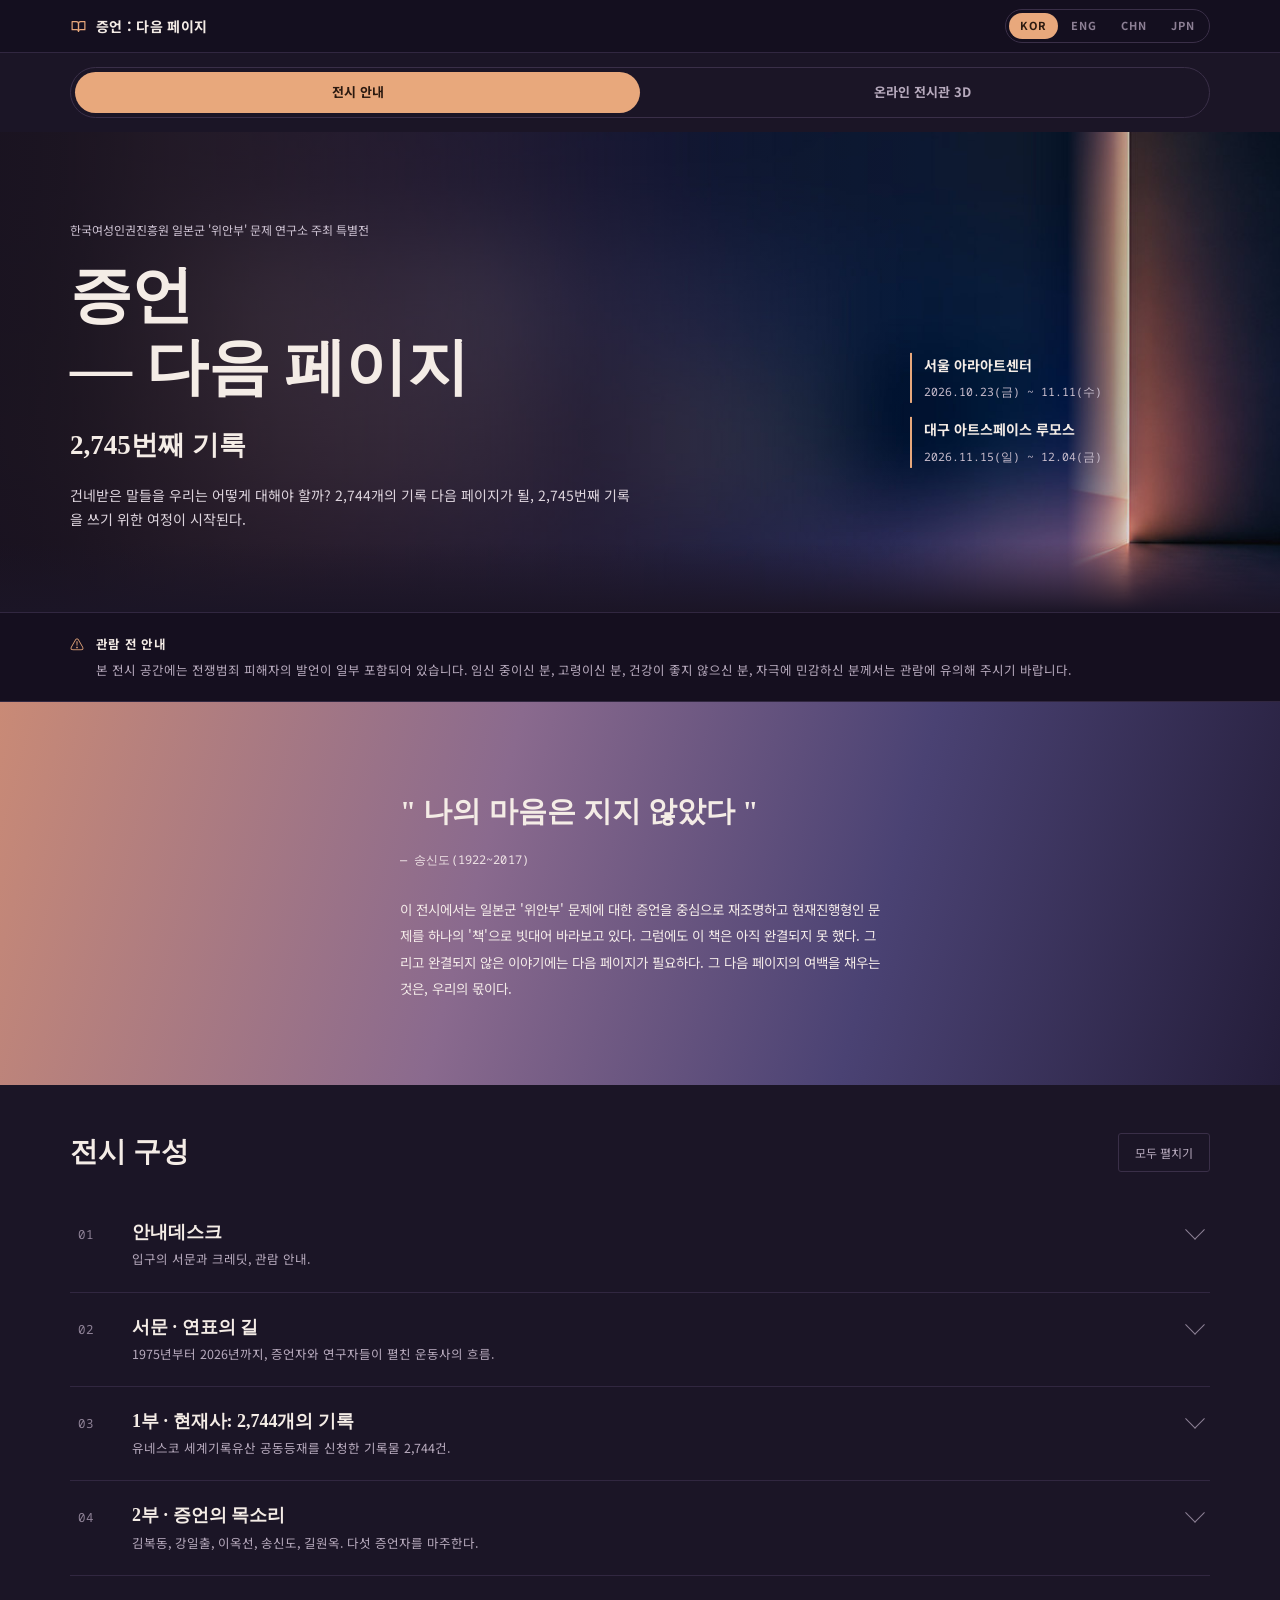
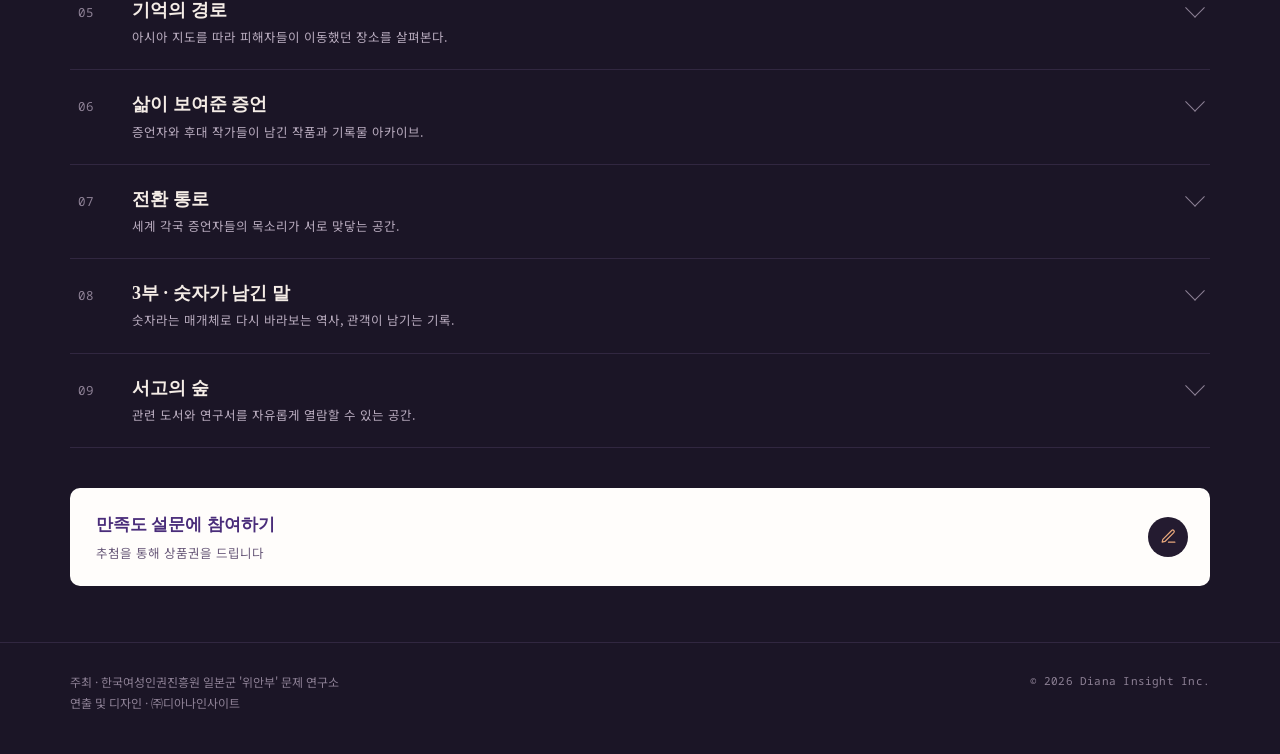
<file: index.html>
<!DOCTYPE html>
<html lang="ko">
<head>
<meta charset="utf-8">
<meta name="viewport" content="width=device-width, initial-scale=1, viewport-fit=cover">
<meta name="theme-color" content="#1b1526">
<meta name="description" content="한국여성인권진흥원 일본군 '위안부' 문제 연구소 주최 특별전 「증언 — 다음 페이지」 관람 안내.">
<title>증언 : 다음 페이지 — 전시 안내</title>
<link rel="preconnect" href="https://fonts.googleapis.com">
<link rel="preconnect" href="https://fonts.gstatic.com" crossorigin>
<link href="https://fonts.googleapis.com/css2?family=Noto+Sans+KR:wght@400;700&family=Noto+Sans+Mono:wght@400;700&family=Noto+Serif+KR:wght@400;700&display=swap" rel="stylesheet">
<link rel="stylesheet" href="assets/guide.css">
<link rel="stylesheet" href="assets/tour.css">
<style>
  :root {
    --serif: 'Noto Serif KR', 'Nanum Myeongjo', serif;
    --sans: 'Noto Sans KR', 'Apple SD Gothic Neo', 'Malgun Gothic', sans-serif;
    --mono: 'Noto Sans Mono', ui-monospace, Consolas, monospace;
  }
</style>
</head>
<body data-lang="ko">

<header class="topbar">
  <div class="wrap">
    <a class="brand" href="./">
      <svg viewBox="0 0 24 24" fill="none" stroke-width="1.7" stroke-linecap="round" stroke-linejoin="round" aria-hidden="true"><path d="M3 5h6a3 3 0 0 1 3 3v11a2.5 2.5 0 0 0-2.5-2.5H3z"/><path d="M21 5h-6a3 3 0 0 0-3 3v11a2.5 2.5 0 0 1 2.5-2.5H21z"/></svg>
      증언 : 다음 페이지
    </a>
    <nav class="langs" aria-label="Language">
      <a href="./" aria-current="page">KOR</a>
      <a href="en/">ENG</a>
      <a href="zh/">CHN</a>
      <a href="ja/">JPN</a>
    </nav>
  </div>
</header>

<div class="tabs">
  <div class="wrap">
    <div class="tabrow" role="tablist">
      <button type="button" class="tab" role="tab" data-view="guide" aria-selected="true">전시 안내</button>
      <button type="button" class="tab" role="tab" data-view="hall" aria-selected="false">온라인 전시관 3D</button>
    </div>
  </div>
</div>

<main>

  <!-- ───────── 전시 안내 ───────── -->
  <section id="view-guide">

    <div class="hero">
      <div class="wrap">
        <div class="hero-inner">
          <p class="host" data-cms="guide.host">한국여성인권진흥원 일본군 '위안부' 문제 연구소 주최 특별전</p>
          <h1>증언<span class="l2">— 다음 페이지</span></h1>
          <p class="rec" data-cms="guide.rec">2,745번째 기록</p>
          <p class="lead" data-cms="guide.lead">건네받은 말들을 우리는 어떻게 대해야 할까? 2,744개의 기록 다음 페이지가 될, 2,745번째 기록을 쓰기 위한 여정이 시작된다.</p>
        </div>
        <div class="venues">
          <div class="venue"><b data-cms="venue.1.name">서울 아라아트센터</b><span data-cms="venue.1.date">2026.10.23(금) ~ 11.11(수)</span></div>
          <div class="venue"><b data-cms="venue.2.name">대구 아트스페이스 루모스</b><span data-cms="venue.2.date">2026.11.15(일) ~ 12.04(금)</span></div>
        </div>
      </div>
    </div>

    <div class="notice">
      <div class="wrap">
        <span class="ico" aria-hidden="true">&#9888;</span>
        <div>
          <b data-cms="notice.title">관람 전 안내</b>
          <p data-cms="notice.body">본 전시 공간에는 전쟁범죄 피해자의 발언이 일부 포함되어 있습니다. 임신 중이신 분, 고령이신 분, 건강이 좋지 않으신 분, 자극에 민감하신 분께서는 관람에 유의해 주시기 바랍니다.</p>
        </div>
      </div>
    </div>

    <section class="quote">
      <div class="wrap">
        <div class="inner">
          <blockquote>&quot; 나의 마음은 지지 않았다 &quot;</blockquote>
          <p class="by">— 송신도(1922~2017)</p>
          <p class="qbody">이 전시에서는 일본군 '위안부' 문제에 대한 증언을 중심으로 재조명하고 현재진행형인 문제를 하나의 '책'으로 빗대어 바라보고 있다. 그럼에도 이 책은 아직 완결되지 못 했다. 그리고 완결되지 않은 이야기에는 다음 페이지가 필요하다. 그 다음 페이지의 여백을 채우는 것은, 우리의 몫이다.</p>
        </div>
      </div>
    </section>

    <section class="sections">
      <div class="wrap">
        <div class="sec-head">
          <h2>전시 구성</h2>
          <button type="button" class="expand" data-expand="모두 펼치기" data-collapse="모두 닫기">모두 펼치기</button>
        </div>

        <details class="item">
          <summary class="head">
            <span class="no">01</span>
            <span class="t"><b>안내데스크</b><em>입구의 서문과 크레딧, 관람 안내.</em></span>
            <span class="chev" aria-hidden="true"></span>
          </summary>
          <div class="body">
            <picture>
              <source media="(min-width: 768px)" srcset="assets/guide/ko/pc/1.png">
              <img src="assets/guide/ko/mo/1.png" alt="안내데스크" loading="lazy" decoding="async">
            </picture>
          </div>
        </details>
        <details class="item">
          <summary class="head">
            <span class="no">02</span>
            <span class="t"><b>서문 · 연표의 길</b><em>1975년부터 2026년까지, 증언자와 연구자들이 펼친 운동사의 흐름.</em></span>
            <span class="chev" aria-hidden="true"></span>
          </summary>
          <div class="body">
            <picture>
              <source media="(min-width: 768px)" srcset="assets/guide/ko/pc/2.png">
              <img src="assets/guide/ko/mo/2.png" alt="서문 · 연표의 길" loading="lazy" decoding="async">
            </picture>
          </div>
        </details>
        <details class="item">
          <summary class="head">
            <span class="no">03</span>
            <span class="t"><b>1부 · 현재사: 2,744개의 기록</b><em>유네스코 세계기록유산 공동등재를 신청한 기록물 2,744건.</em></span>
            <span class="chev" aria-hidden="true"></span>
          </summary>
          <div class="body">
            <picture>
              <source media="(min-width: 768px)" srcset="assets/guide/ko/pc/3.png">
              <img src="assets/guide/ko/mo/3.png" alt="1부 · 현재사: 2,744개의 기록" loading="lazy" decoding="async">
            </picture>
          </div>
        </details>
        <details class="item">
          <summary class="head">
            <span class="no">04</span>
            <span class="t"><b>2부 · 증언의 목소리</b><em>김복동, 강일출, 이옥선, 송신도, 길원옥. 다섯 증언자를 마주한다.</em></span>
            <span class="chev" aria-hidden="true"></span>
          </summary>
          <div class="body">
            <picture>
              <source media="(min-width: 768px)" srcset="assets/guide/ko/pc/4.png">
              <img src="assets/guide/ko/mo/4.png" alt="2부 · 증언의 목소리" loading="lazy" decoding="async">
            </picture>
          </div>
        </details>
        <details class="item">
          <summary class="head">
            <span class="no">05</span>
            <span class="t"><b>기억의 경로</b><em>아시아 지도를 따라 피해자들이 이동했던 장소를 살펴본다.</em></span>
            <span class="chev" aria-hidden="true"></span>
          </summary>
          <div class="body">
            <picture>
              <source media="(min-width: 768px)" srcset="assets/guide/ko/pc/5.png">
              <img src="assets/guide/ko/mo/5.png" alt="기억의 경로" loading="lazy" decoding="async">
            </picture>
          </div>
        </details>
        <details class="item">
          <summary class="head">
            <span class="no">06</span>
            <span class="t"><b>삶이 보여준 증언</b><em>증언자와 후대 작가들이 남긴 작품과 기록물 아카이브.</em></span>
            <span class="chev" aria-hidden="true"></span>
          </summary>
          <div class="body">
            <picture>
              <source media="(min-width: 768px)" srcset="assets/guide/ko/pc/6.png">
              <img src="assets/guide/ko/mo/6.png" alt="삶이 보여준 증언" loading="lazy" decoding="async">
            </picture>
          </div>
        </details>
        <details class="item">
          <summary class="head">
            <span class="no">07</span>
            <span class="t"><b>전환 통로</b><em>세계 각국 증언자들의 목소리가 서로 맞닿는 공간.</em></span>
            <span class="chev" aria-hidden="true"></span>
          </summary>
          <div class="body">
            <picture>
              <source media="(min-width: 768px)" srcset="assets/guide/ko/pc/7.png">
              <img src="assets/guide/ko/mo/7.png" alt="전환 통로" loading="lazy" decoding="async">
            </picture>
          </div>
        </details>
        <details class="item">
          <summary class="head">
            <span class="no">08</span>
            <span class="t"><b>3부 · 숫자가 남긴 말</b><em>숫자라는 매개체로 다시 바라보는 역사, 관객이 남기는 기록.</em></span>
            <span class="chev" aria-hidden="true"></span>
          </summary>
          <div class="body">
            <picture>
              <source media="(min-width: 768px)" srcset="assets/guide/ko/pc/8.png">
              <img src="assets/guide/ko/mo/8.png" alt="3부 · 숫자가 남긴 말" loading="lazy" decoding="async">
            </picture>
          </div>
        </details>
        <details class="item">
          <summary class="head">
            <span class="no">09</span>
            <span class="t"><b>서고의 숲</b><em>관련 도서와 연구서를 자유롭게 열람할 수 있는 공간.</em></span>
            <span class="chev" aria-hidden="true"></span>
          </summary>
          <div class="body">
            <picture>
              <source media="(min-width: 768px)" srcset="assets/guide/ko/pc/9.png">
              <img src="assets/guide/ko/mo/9.png" alt="서고의 숲" loading="lazy" decoding="async">
            </picture>
          </div>
        </details>

        <a class="survey" href="https://docs.google.com/forms/d/e/1FAIpQLSd05ea-xTvJ_bzrCC2PA7Wepkcmmlx2_zkuFKAeSKdIf6reqA/viewform" target="_blank" rel="noopener">
          <span>
            <b>만족도 설문에 참여하기</b>
            <span class="s">추첨을 통해 상품권을 드립니다</span>
          </span>
          <span class="pen" aria-hidden="true">
            <svg viewBox="0 0 24 24" fill="none" stroke-width="1.7" stroke-linecap="round" stroke-linejoin="round"><path d="M12 20h9"/><path d="M16.5 3.5a2.1 2.1 0 0 1 3 3L7 19l-4 1 1-4z"/></svg>
          </span>
        </a>
      </div>
    </section>

  </section>

  <!-- ───────── 온라인 전시관 ───────── -->
  <section id="view-hall" hidden>

    <div class="hero">
      <div class="wrap">
        <div class="hero-inner">
          <p class="host" data-cms="hall.host">한국여성인권진흥원 일본군 '위안부' 문제 연구소</p>
          <h1 data-cms="hall.title">전시장을 그대로 온라인으로</h1>
          <p class="rec" data-cms="hall.rec">2,745번째 기록</p>
          <p class="lead" data-cms="hall.lead">9개의 전시 공간을 360도로 둘러볼 수 있는 3D 가상 전시관입니다. 아래에서 전시실을 고르시거나, 입장 단추로 전체 동선을 따라가 보세요.</p>
          <button type="button" class="enter" data-soon><span class="tri" aria-hidden="true">▶</span>3D 전시관 입장하기</button>
        </div>
      </div>
    </div>

    <section class="rooms">
      <div class="wrap">
        <h2 data-cms="rooms.title">전시실 고르기</h2>
        <div class="grid">
          <button type="button" class="room" data-soon>
            <span class="no">01</span>
            <span class="rt" data-cms="room.01">안내데스크</span>
            <span class="play" aria-hidden="true">▶</span>
          </button>
          <button type="button" class="room" data-soon>
            <span class="no">02</span>
            <span class="rt" data-cms="room.02">서문 · 연표의 길</span>
            <span class="play" aria-hidden="true">▶</span>
          </button>
          <button type="button" class="room" data-soon>
            <span class="no">03</span>
            <span class="rt" data-cms="room.03">1부 · 2,744개의 기록</span>
            <span class="play" aria-hidden="true">▶</span>
          </button>
          <button type="button" class="room" data-soon>
            <span class="no">04</span>
            <span class="rt" data-cms="room.04">2부 · 증언의 목소리</span>
            <span class="play" aria-hidden="true">▶</span>
          </button>
          <button type="button" class="room" data-soon>
            <span class="no">05</span>
            <span class="rt" data-cms="room.05">기억의 경로</span>
            <span class="play" aria-hidden="true">▶</span>
          </button>
          <button type="button" class="room" data-soon>
            <span class="no">06</span>
            <span class="rt" data-cms="room.06">삶이 보여준 증언</span>
            <span class="play" aria-hidden="true">▶</span>
          </button>
          <button type="button" class="room" data-soon>
            <span class="no">07</span>
            <span class="rt" data-cms="room.07">전환 통로</span>
            <span class="play" aria-hidden="true">▶</span>
          </button>
          <button type="button" class="room" data-soon>
            <span class="no">08</span>
            <span class="rt" data-cms="room.08">3부 · 숫자가 남긴 말</span>
            <span class="play" aria-hidden="true">▶</span>
          </button>
          <button type="button" class="room" data-soon>
            <span class="no">09</span>
            <span class="rt" data-cms="room.09">서고의 숲</span>
            <span class="play" aria-hidden="true">▶</span>
          </button>
        </div>
      </div>
    </section>

  </section>

</main>

<footer>
  <div class="wrap">
    <p>주최 · 한국여성인권진흥원 일본군 '위안부' 문제 연구소<br>연출 및 디자인 · ㈜디아나인사이트</p>
    <p class="copy" data-cms="footer.copy">© 2026 Diana Insight Inc.</p>
  </div>
</footer>

<div class="modal" id="soon" role="dialog" aria-modal="true" aria-labelledby="soon-t" hidden>
  <div class="box">
    <button type="button" class="x" aria-label="닫기">&times;</button>
    <h3 id="soon-t" data-cms="soon.title">오픈 준비 중입니다</h3>
    <p data-cms="soon.body">28일 공개 예정</p>
    <button type="button" class="ok">확인</button>
  </div>
</div>

<!-- ───────── 360 둘러보기 ───────── -->
<div class="tour" id="tour" hidden>

  <aside class="t-side">
    <div class="t-side-top">
      <p class="ttl">증언 : 다음 페이지<span class="sub">온라인 전시관</span></p>
      <button type="button" class="t-btn close" aria-label="둘러보기 닫기">✕</button>
    </div>
    <nav class="t-list" aria-label="전시실과 지점"></nav>
  </aside>

  <div class="t-stage">
    <canvas></canvas>

    <div class="t-spots"></div>

    <p class="t-cap"><b></b><span></span></p>

    <button type="button" class="t-step prev" aria-label="이전 지점">‹</button>
    <button type="button" class="t-step next" aria-label="다음 지점">›</button>

    <div class="t-zoom">
      <button type="button" class="t-btn zin" aria-label="크게 보기"><svg viewBox="0 0 24 24"><circle cx="11" cy="11" r="7"/><path d="M11 8v6M8 11h6M16 16l5 5"/></svg></button>
      <button type="button" class="t-btn zout" aria-label="작게 보기"><svg viewBox="0 0 24 24"><circle cx="11" cy="11" r="7"/><path d="M8 11h6M16 16l5 5"/></svg></button>
    </div>

    <div class="t-tools">
      <button type="button" class="t-btn home" aria-label="처음으로"><svg viewBox="0 0 24 24"><path d="M3 11l9-8 9 8"/><path d="M5 10v10h14V10"/></svg></button>
      <button type="button" class="t-btn play" aria-label="자동 플레이"><svg viewBox="0 0 24 24"><path d="M7 4l12 8-12 8z" fill="currentColor" stroke="none"/></svg></button>
      <button type="button" class="t-btn cc" aria-pressed="true" aria-label="자막 보기" title="자막 보기" hidden><svg viewBox="0 0 24 24"><rect x="3" y="5" width="18" height="14" rx="3"/><path d="M10.2 10.4a2.6 2.6 0 100 3.2M17 10.4a2.6 2.6 0 100 3.2"/></svg></button>
      <button type="button" class="t-btn full" aria-label="전체 화면"><svg viewBox="0 0 24 24"><path d="M4 9V4h5M20 9V4h-5M4 15v5h5M20 15v5h-5"/></svg></button>
    </div>

    <button type="button" class="t-btn t-side-toggle" aria-label="전시실 목록"><svg viewBox="0 0 24 24"><path d="M4 7h16M4 12h16M4 17h16"/></svg></button>

    <p class="t-wait" hidden>사진을 불러오는 중…</p>
    <p class="t-hint">끌어서 둘러보세요 · 두 번 누르면 확대</p>

    <div class="t-sub" hidden>
      <p class="tx"></p>
      <div class="t-sub-nav">
        <button type="button" class="t-btn sp" aria-label="이전 자막">&lsaquo;</button>
        <span class="no" hidden></span>
        <button type="button" class="t-btn sn" aria-label="다음 자막">&rsaquo;</button>
      </div>
    </div>

    <div class="t-look" hidden>
      <div class="t-look-top">
        <div><b></b><p></p></div>
        <button type="button" class="t-btn close" aria-label="닫기">✕</button>
      </div>
      <div class="t-look-img"><img alt=""></div>
      <p class="t-look-hint">휠이나 두 손가락으로 크게, 끌어서 옮기기</p>
    </div>
  </div>

</div>

<script src="assets/site.js"></script>

<script src="assets/guide.js"></script>
<script src="assets/tour.js"></script>

</body>
</html>
</file>
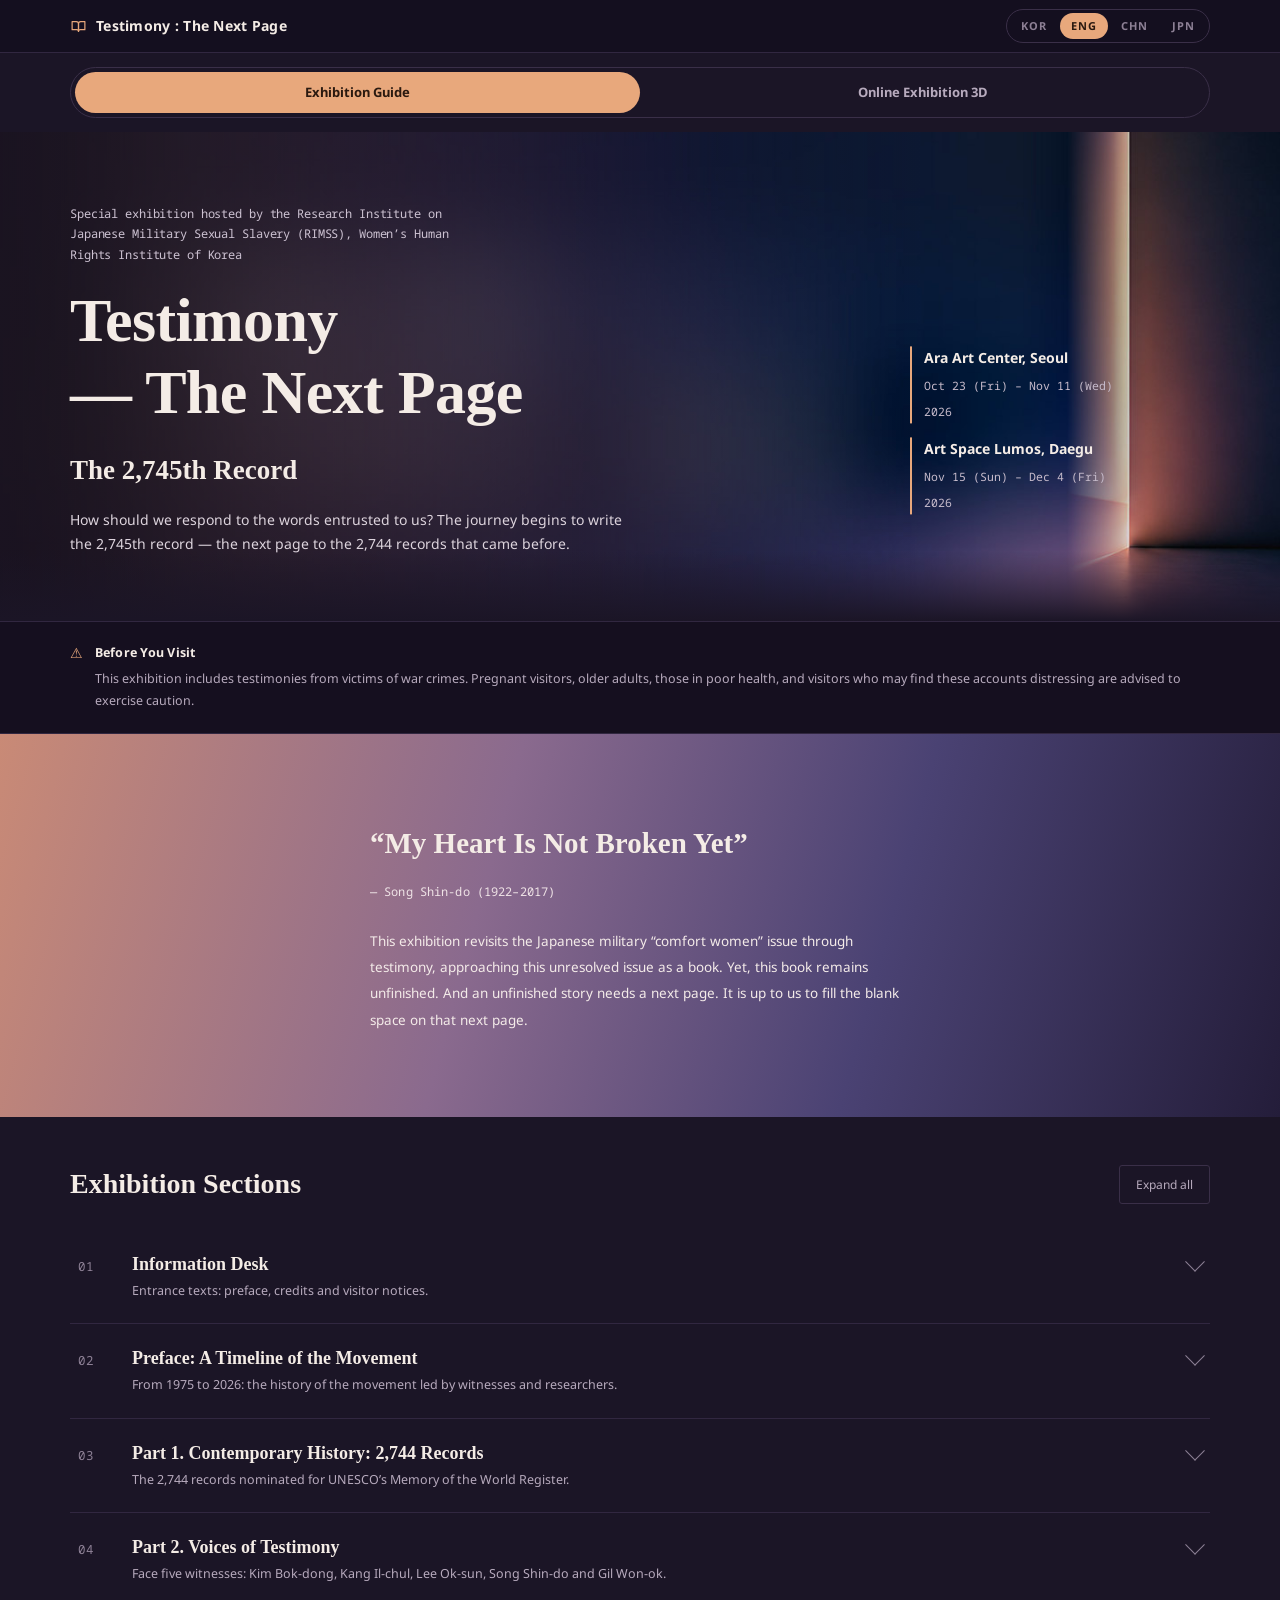
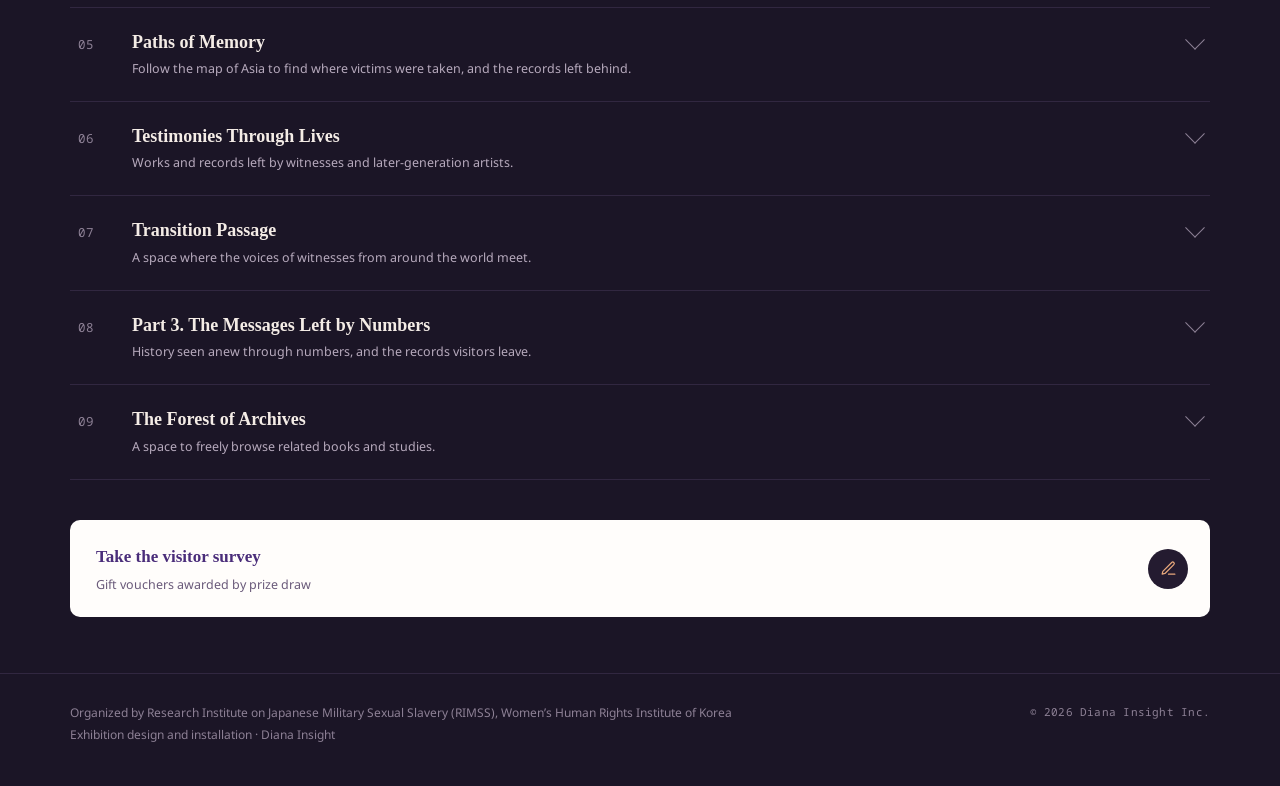
<file: en/index.html>
<!DOCTYPE html>
<html lang="en">
<head>
<meta charset="utf-8">
<meta name="viewport" content="width=device-width, initial-scale=1, viewport-fit=cover">
<meta name="theme-color" content="#1b1526">
<meta name="description" content="Visitor guide to “Testimony — The Next Page”, a special exhibition hosted by the Research Institute on Japanese Military Sexual Slavery (RIMSS), Women’s Human Rights Institute of Korea.">
<title>Testimony : The Next Page — Exhibition Guide</title>
<link rel="preconnect" href="https://fonts.googleapis.com">
<link rel="preconnect" href="https://fonts.gstatic.com" crossorigin>
<link href="https://fonts.googleapis.com/css2?family=Noto+Sans:wght@400;700&family=Noto+Sans+Mono:wght@400;700&family=Noto+Serif:wght@400;700&display=swap" rel="stylesheet">
<link rel="stylesheet" href="../assets/guide.css">
<link rel="stylesheet" href="../assets/tour.css">
<style>
  :root {
    --serif: 'Noto Serif', Georgia, 'Times New Roman', serif;
    --sans: 'Noto Sans', system-ui, -apple-system, 'Segoe UI', sans-serif;
    --mono: 'Noto Sans Mono', ui-monospace, 'SFMono-Regular', Consolas, monospace;
  }
</style>
</head>
<body data-lang="en">

<header class="topbar">
  <div class="wrap">
    <a class="brand" href="./">
      <svg viewBox="0 0 24 24" fill="none" stroke-width="1.7" stroke-linecap="round" stroke-linejoin="round" aria-hidden="true"><path d="M3 5h6a3 3 0 0 1 3 3v11a2.5 2.5 0 0 0-2.5-2.5H3z"/><path d="M21 5h-6a3 3 0 0 0-3 3v11a2.5 2.5 0 0 1 2.5-2.5H21z"/></svg>
      Testimony : The Next Page
    </a>
    <nav class="langs" aria-label="Language">
      <a href="../">KOR</a>
      <a href="./" aria-current="page">ENG</a>
      <a href="../zh/">CHN</a>
      <a href="../ja/">JPN</a>
    </nav>
  </div>
</header>

<div class="tabs">
  <div class="wrap">
    <div class="tabrow" role="tablist">
      <button type="button" class="tab" role="tab" data-view="guide" aria-selected="true">Exhibition Guide</button>
      <button type="button" class="tab" role="tab" data-view="hall" aria-selected="false">Online Exhibition 3D</button>
    </div>
  </div>
</div>

<main>

  <!-- ───────── 전시 안내 ───────── -->
  <section id="view-guide">

    <div class="hero">
      <div class="wrap">
        <div class="hero-inner">
          <p class="host">Special exhibition hosted by the Research Institute on Japanese Military Sexual Slavery (RIMSS), Women’s Human Rights Institute of Korea</p>
          <h1>Testimony<span class="l2">— The Next Page</span></h1>
          <p class="rec">The 2,745th Record</p>
          <p class="lead">How should we respond to the words entrusted to us? The journey begins to write the 2,745th record — the next page to the 2,744 records that came before.</p>
        </div>
        <div class="venues">
          <div class="venue"><b>Ara Art Center, Seoul</b><span>Oct 23 (Fri) – Nov 11 (Wed)<br>2026</span></div>
          <div class="venue"><b>Art Space Lumos, Daegu</b><span>Nov 15 (Sun) – Dec 4 (Fri)<br>2026</span></div>
        </div>
      </div>
    </div>

    <div class="notice">
      <div class="wrap">
        <span class="ico" aria-hidden="true">&#9888;</span>
        <div>
          <b>Before You Visit</b>
          <p>This exhibition includes testimonies from victims of war crimes. Pregnant visitors, older adults, those in poor health, and visitors who may find these accounts distressing are advised to exercise caution.</p>
        </div>
      </div>
    </div>

    <section class="quote">
      <div class="wrap">
        <div class="inner">
          <blockquote>“My Heart Is Not Broken Yet”</blockquote>
          <p class="by">— Song Shin-do (1922–2017)</p>
          <p class="qbody">This exhibition revisits the Japanese military “comfort women” issue through testimony, approaching this unresolved issue as a book. Yet, this book remains unfinished. And an unfinished story needs a next page. It is up to us to fill the blank space on that next page.</p>
        </div>
      </div>
    </section>

    <section class="sections">
      <div class="wrap">
        <div class="sec-head">
          <h2>Exhibition Sections</h2>
          <button type="button" class="expand" data-expand="Expand all" data-collapse="Collapse all">Expand all</button>
        </div>

        <details class="item">
          <summary class="head">
            <span class="no">01</span>
            <span class="t"><b>Information Desk</b><em>Entrance texts: preface, credits and visitor notices.</em></span>
            <span class="chev" aria-hidden="true"></span>
          </summary>
          <div class="body">
            <picture>
              <source media="(min-width: 768px)" srcset="../assets/guide/en/pc/1.png">
              <img src="../assets/guide/en/mo/1.png" alt="Information Desk" loading="lazy" decoding="async">
            </picture>
          </div>
        </details>
        <details class="item">
          <summary class="head">
            <span class="no">02</span>
            <span class="t"><b>Preface: A Timeline of the Movement</b><em>From 1975 to 2026: the history of the movement led by witnesses and researchers.</em></span>
            <span class="chev" aria-hidden="true"></span>
          </summary>
          <div class="body">
            <picture>
              <source media="(min-width: 768px)" srcset="../assets/guide/en/pc/2.png">
              <img src="../assets/guide/en/mo/2.png" alt="Preface: A Timeline of the Movement" loading="lazy" decoding="async">
            </picture>
          </div>
        </details>
        <details class="item">
          <summary class="head">
            <span class="no">03</span>
            <span class="t"><b>Part 1. Contemporary History: 2,744 Records</b><em>The 2,744 records nominated for UNESCO’s Memory of the World Register.</em></span>
            <span class="chev" aria-hidden="true"></span>
          </summary>
          <div class="body">
            <picture>
              <source media="(min-width: 768px)" srcset="../assets/guide/en/pc/3.png">
              <img src="../assets/guide/en/mo/3.png" alt="Part 1. Contemporary History: 2,744 Records" loading="lazy" decoding="async">
            </picture>
          </div>
        </details>
        <details class="item">
          <summary class="head">
            <span class="no">04</span>
            <span class="t"><b>Part 2. Voices of Testimony</b><em>Face five witnesses: Kim Bok-dong, Kang Il-chul, Lee Ok-sun, Song Shin-do and Gil Won-ok.</em></span>
            <span class="chev" aria-hidden="true"></span>
          </summary>
          <div class="body">
            <picture>
              <source media="(min-width: 768px)" srcset="../assets/guide/en/pc/4.png">
              <img src="../assets/guide/en/mo/4.png" alt="Part 2. Voices of Testimony" loading="lazy" decoding="async">
            </picture>
          </div>
        </details>
        <details class="item">
          <summary class="head">
            <span class="no">05</span>
            <span class="t"><b>Paths of Memory</b><em>Follow the map of Asia to find where victims were taken, and the records left behind.</em></span>
            <span class="chev" aria-hidden="true"></span>
          </summary>
          <div class="body">
            <picture>
              <source media="(min-width: 768px)" srcset="../assets/guide/en/pc/5.png">
              <img src="../assets/guide/en/mo/5.png" alt="Paths of Memory" loading="lazy" decoding="async">
            </picture>
          </div>
        </details>
        <details class="item">
          <summary class="head">
            <span class="no">06</span>
            <span class="t"><b>Testimonies Through Lives</b><em>Works and records left by witnesses and later-generation artists.</em></span>
            <span class="chev" aria-hidden="true"></span>
          </summary>
          <div class="body">
            <picture>
              <source media="(min-width: 768px)" srcset="../assets/guide/en/pc/6.png">
              <img src="../assets/guide/en/mo/6.png" alt="Testimonies Through Lives" loading="lazy" decoding="async">
            </picture>
          </div>
        </details>
        <details class="item">
          <summary class="head">
            <span class="no">07</span>
            <span class="t"><b>Transition Passage</b><em>A space where the voices of witnesses from around the world meet.</em></span>
            <span class="chev" aria-hidden="true"></span>
          </summary>
          <div class="body">
            <picture>
              <source media="(min-width: 768px)" srcset="../assets/guide/en/pc/7.png">
              <img src="../assets/guide/en/mo/7.png" alt="Transition Passage" loading="lazy" decoding="async">
            </picture>
          </div>
        </details>
        <details class="item">
          <summary class="head">
            <span class="no">08</span>
            <span class="t"><b>Part 3. The Messages Left by Numbers</b><em>History seen anew through numbers, and the records visitors leave.</em></span>
            <span class="chev" aria-hidden="true"></span>
          </summary>
          <div class="body">
            <picture>
              <source media="(min-width: 768px)" srcset="../assets/guide/en/pc/8.png">
              <img src="../assets/guide/en/mo/8.png" alt="Part 3. The Messages Left by Numbers" loading="lazy" decoding="async">
            </picture>
          </div>
        </details>
        <details class="item">
          <summary class="head">
            <span class="no">09</span>
            <span class="t"><b>The Forest of Archives</b><em>A space to freely browse related books and studies.</em></span>
            <span class="chev" aria-hidden="true"></span>
          </summary>
          <div class="body">
            <picture>
              <source media="(min-width: 768px)" srcset="../assets/guide/en/pc/9.png">
              <img src="../assets/guide/en/mo/9.png" alt="The Forest of Archives" loading="lazy" decoding="async">
            </picture>
          </div>
        </details>

        <a class="survey" href="https://docs.google.com/forms/d/e/1FAIpQLSd05ea-xTvJ_bzrCC2PA7Wepkcmmlx2_zkuFKAeSKdIf6reqA/viewform" target="_blank" rel="noopener">
          <span>
            <b>Take the visitor survey</b>
            <span class="s">Gift vouchers awarded by prize draw</span>
          </span>
          <span class="pen" aria-hidden="true">
            <svg viewBox="0 0 24 24" fill="none" stroke-width="1.7" stroke-linecap="round" stroke-linejoin="round"><path d="M12 20h9"/><path d="M16.5 3.5a2.1 2.1 0 0 1 3 3L7 19l-4 1 1-4z"/></svg>
          </span>
        </a>
      </div>
    </section>

  </section>

  <!-- ───────── 온라인 전시관 ───────── -->
  <section id="view-hall" hidden>

    <div class="hero">
      <div class="wrap">
        <div class="hero-inner">
          <p class="host">Research Institute on Japanese Military Sexual Slavery (RIMSS), Women’s Human Rights Institute of Korea</p>
          <h1>The exhibition, rebuilt online</h1>
          <p class="rec">The 2,745th Record</p>
          <p class="lead">A 3D virtual exhibition that lets you walk through all nine spaces in 360°. Choose a room below, or press Enter to follow the full visitor route.</p>
          <button type="button" class="enter" data-soon><span class="tri" aria-hidden="true">▶</span>Enter the 3D exhibition</button>
        </div>
      </div>
    </div>

    <section class="rooms">
      <div class="wrap">
        <h2>Choose a room</h2>
        <div class="grid">
          <button type="button" class="room" data-soon>
            <span class="no">01</span>
            <span class="rt">Information Desk</span>
            <span class="play" aria-hidden="true">▶</span>
          </button>
          <button type="button" class="room" data-soon>
            <span class="no">02</span>
            <span class="rt">Preface · A Timeline of the Movement</span>
            <span class="play" aria-hidden="true">▶</span>
          </button>
          <button type="button" class="room" data-soon>
            <span class="no">03</span>
            <span class="rt">Part 1 · 2,744 Records</span>
            <span class="play" aria-hidden="true">▶</span>
          </button>
          <button type="button" class="room" data-soon>
            <span class="no">04</span>
            <span class="rt">Part 2 · Voices of Testimony</span>
            <span class="play" aria-hidden="true">▶</span>
          </button>
          <button type="button" class="room" data-soon>
            <span class="no">05</span>
            <span class="rt">Paths of Memory</span>
            <span class="play" aria-hidden="true">▶</span>
          </button>
          <button type="button" class="room" data-soon>
            <span class="no">06</span>
            <span class="rt">Testimonies Through Lives</span>
            <span class="play" aria-hidden="true">▶</span>
          </button>
          <button type="button" class="room" data-soon>
            <span class="no">07</span>
            <span class="rt">Transition Passage</span>
            <span class="play" aria-hidden="true">▶</span>
          </button>
          <button type="button" class="room" data-soon>
            <span class="no">08</span>
            <span class="rt">Part 3 · The Messages Left by Numbers</span>
            <span class="play" aria-hidden="true">▶</span>
          </button>
          <button type="button" class="room" data-soon>
            <span class="no">09</span>
            <span class="rt">The Forest of Archives</span>
            <span class="play" aria-hidden="true">▶</span>
          </button>
        </div>
      </div>
    </section>

  </section>

</main>

<footer>
  <div class="wrap">
    <p>Organized by Research Institute on Japanese Military Sexual Slavery (RIMSS), Women’s Human Rights Institute of Korea<br>Exhibition design and installation · Diana Insight</p>
    <p class="copy">© 2026 Diana Insight Inc.</p>
  </div>
</footer>

<div class="modal" id="soon" role="dialog" aria-modal="true" aria-labelledby="soon-t" hidden>
  <div class="box">
    <button type="button" class="x" aria-label="Close">&times;</button>
    <h3 id="soon-t">Opening Soon</h3>
    <p>Scheduled to open on the 28th</p>
    <button type="button" class="ok">OK</button>
  </div>
</div>

<div class="tour" id="tour" data-base="../tour/" hidden>

  <aside class="t-side">
    <div class="t-side-top">
      <p class="ttl">Testimony : The Next Page<span class="sub">Online Exhibition</span></p>
      <button type="button" class="t-btn close" aria-label="Close the tour">✕</button>
    </div>
    <nav class="t-list" aria-label="Rooms and viewpoints"></nav>
  </aside>

  <div class="t-stage">
    <canvas></canvas>

    <div class="t-spots"></div>

    <p class="t-cap"><b></b><span></span></p>

    <button type="button" class="t-step prev" aria-label="Previous viewpoint">‹</button>
    <button type="button" class="t-step next" aria-label="Next viewpoint">›</button>

    <div class="t-zoom">
      <button type="button" class="t-btn zin" aria-label="Zoom in"><svg viewBox="0 0 24 24"><circle cx="11" cy="11" r="7"/><path d="M11 8v6M8 11h6M16 16l5 5"/></svg></button>
      <button type="button" class="t-btn zout" aria-label="Zoom out"><svg viewBox="0 0 24 24"><circle cx="11" cy="11" r="7"/><path d="M8 11h6M16 16l5 5"/></svg></button>
    </div>

    <div class="t-tools">
      <button type="button" class="t-btn home" aria-label="Back to the start"><svg viewBox="0 0 24 24"><path d="M3 11l9-8 9 8"/><path d="M5 10v10h14V10"/></svg></button>
      <button type="button" class="t-btn play" aria-label="Auto play"><svg viewBox="0 0 24 24"><path d="M7 4l12 8-12 8z" fill="currentColor" stroke="none"/></svg></button>
      <button type="button" class="t-btn cc" aria-pressed="true" aria-label="Show subtitles" title="Show subtitles" hidden><svg viewBox="0 0 24 24"><rect x="3" y="5" width="18" height="14" rx="3"/><path d="M10.2 10.4a2.6 2.6 0 100 3.2M17 10.4a2.6 2.6 0 100 3.2"/></svg></button>
      <button type="button" class="t-btn full" aria-label="Full screen"><svg viewBox="0 0 24 24"><path d="M4 9V4h5M20 9V4h-5M4 15v5h5M20 15v5h-5"/></svg></button>
    </div>

    <button type="button" class="t-btn t-side-toggle" aria-label="Room list"><svg viewBox="0 0 24 24"><path d="M4 7h16M4 12h16M4 17h16"/></svg></button>

    <p class="t-wait" hidden>Loading the photo…</p>
    <p class="t-hint">Drag to look around · Double-tap to zoom</p>

    <div class="t-sub" hidden>
      <p class="tx"></p>
      <div class="t-sub-nav">
        <button type="button" class="t-btn sp" aria-label="Previous subtitle">&lsaquo;</button>
        <span class="no" hidden></span>
        <button type="button" class="t-btn sn" aria-label="Next subtitle">&rsaquo;</button>
      </div>
    </div>

    <div class="t-look" hidden>
      <div class="t-look-top">
        <div><b></b><p></p></div>
        <button type="button" class="t-btn close" aria-label="Close">✕</button>
      </div>
      <div class="t-look-img"><img alt=""></div>
      <p class="t-look-hint">Scroll or pinch to zoom, drag to move</p>
    </div>
  </div>

</div>

<script src="../assets/site.js"></script>

<script src="../assets/guide.js"></script>
<script src="../assets/tour.js"></script>
</body>
</html>
</file>
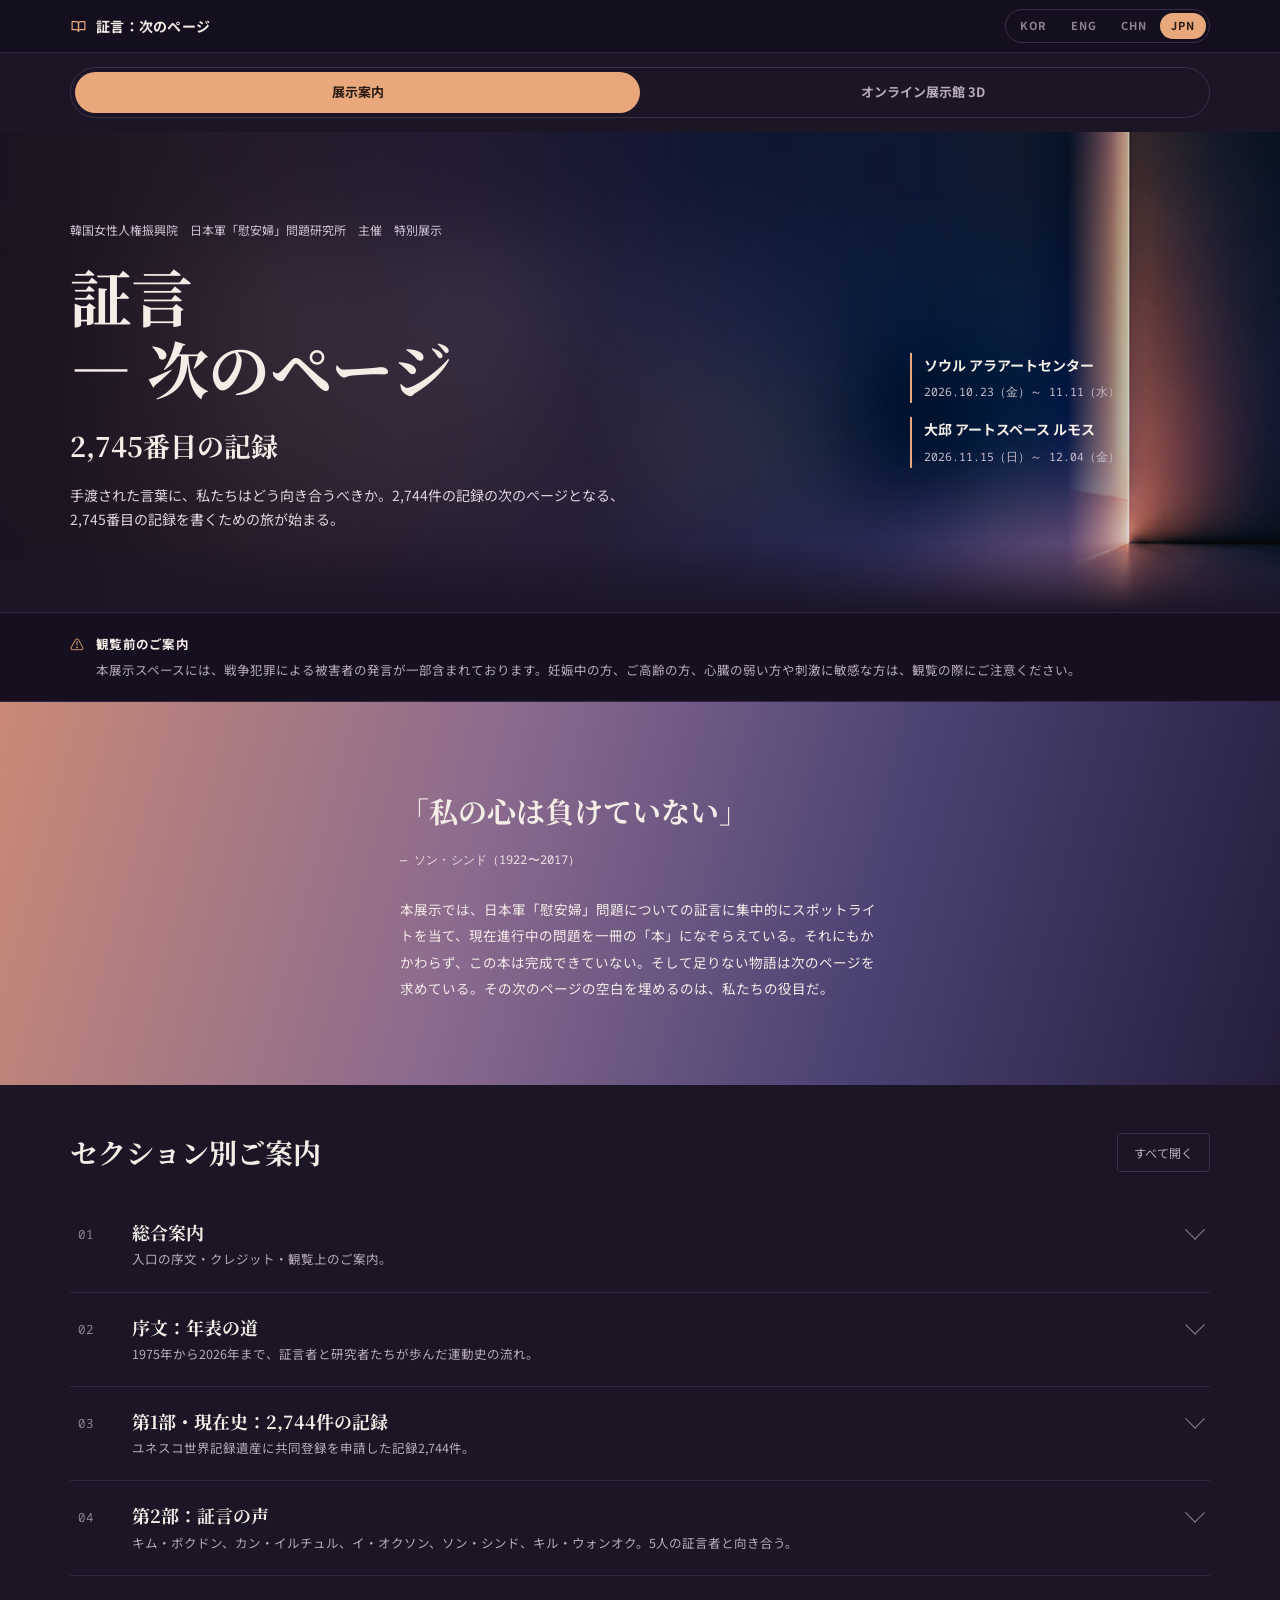
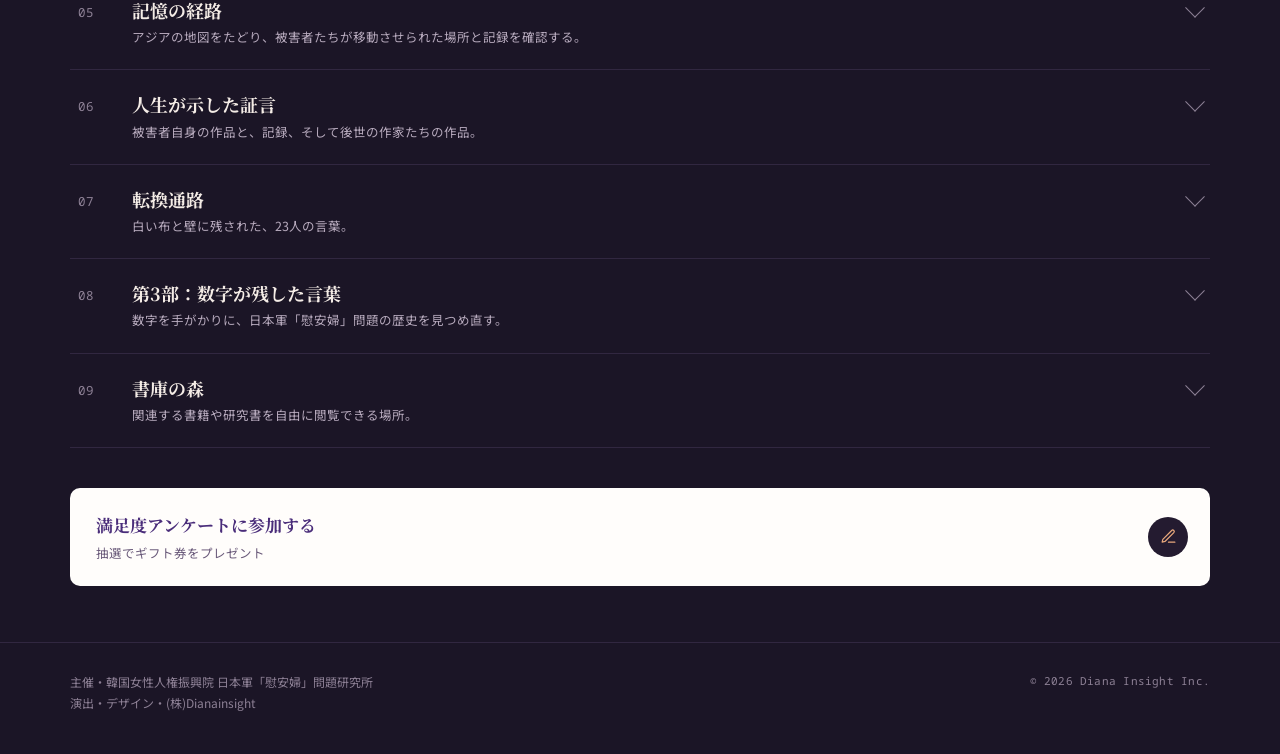
<file: ja/index.html>
<!DOCTYPE html>
<html lang="ja">
<head>
<meta charset="utf-8">
<meta name="viewport" content="width=device-width, initial-scale=1, viewport-fit=cover">
<meta name="theme-color" content="#1b1526">
<meta name="description" content="韓国女性人権振興院 日本軍「慰安婦」問題研究所 主催 特別展示「証言 — 次のページ」の観覧案内。">
<title>証言：次のページ — 展示案内</title>
<link rel="preconnect" href="https://fonts.googleapis.com">
<link rel="preconnect" href="https://fonts.gstatic.com" crossorigin>
<link href="https://fonts.googleapis.com/css2?family=Noto+Sans+JP:wght@400;700&family=Noto+Sans+Mono:wght@400;700&family=Noto+Serif+JP:wght@400;700&display=swap" rel="stylesheet">
<link rel="stylesheet" href="../assets/guide.css">
<link rel="stylesheet" href="../assets/tour.css">
<style>
  :root {
    --serif: 'Noto Serif JP', 'Yu Mincho', 'Hiragino Mincho ProN', serif;
    --sans: 'Noto Sans JP', 'Hiragino Sans', 'Yu Gothic', system-ui, sans-serif;
    --mono: 'Noto Sans Mono', ui-monospace, Consolas, monospace;
  }
</style>
</head>
<body data-lang="ja">

<header class="topbar">
  <div class="wrap">
    <a class="brand" href="./">
      <svg viewBox="0 0 24 24" fill="none" stroke-width="1.7" stroke-linecap="round" stroke-linejoin="round" aria-hidden="true"><path d="M3 5h6a3 3 0 0 1 3 3v11a2.5 2.5 0 0 0-2.5-2.5H3z"/><path d="M21 5h-6a3 3 0 0 0-3 3v11a2.5 2.5 0 0 1 2.5-2.5H21z"/></svg>
      証言：次のページ
    </a>
    <nav class="langs" aria-label="Language">
      <a href="../">KOR</a>
      <a href="../en/">ENG</a>
      <a href="../zh/">CHN</a>
      <a href="./" aria-current="page">JPN</a>
    </nav>
  </div>
</header>

<div class="tabs">
  <div class="wrap">
    <div class="tabrow" role="tablist">
      <button type="button" class="tab" role="tab" data-view="guide" aria-selected="true">展示案内</button>
      <button type="button" class="tab" role="tab" data-view="hall" aria-selected="false">オンライン展示館 3D</button>
    </div>
  </div>
</div>

<main>

  <!-- ───────── 전시 안내 ───────── -->
  <section id="view-guide">

    <div class="hero">
      <div class="wrap">
        <div class="hero-inner">
          <p class="host">韓国女性人権振興院　日本軍「慰安婦」問題研究所　主催　特別展示</p>
          <h1>証言<span class="l2">— 次のページ</span></h1>
          <p class="rec">2,745番目の記録</p>
          <p class="lead">手渡された言葉に、私たちはどう向き合うべきか。2,744件の記録の次のページとなる、2,745番目の記録を書くための旅が始まる。</p>
        </div>
        <div class="venues">
          <div class="venue"><b>ソウル アラアートセンター</b><span>2026.10.23（金）～ 11.11（水）</span></div>
          <div class="venue"><b>大邱 アートスペース ルモス</b><span>2026.11.15（日）～ 12.04（金）</span></div>
        </div>
      </div>
    </div>

    <div class="notice">
      <div class="wrap">
        <span class="ico" aria-hidden="true">&#9888;</span>
        <div>
          <b>観覧前のご案内</b>
          <p>本展示スペースには、戦争犯罪による被害者の発言が一部含まれております。妊娠中の方、ご高齢の方、心臓の弱い方や刺激に敏感な方は、観覧の際にご注意ください。</p>
        </div>
      </div>
    </div>

    <section class="quote">
      <div class="wrap">
        <div class="inner">
          <blockquote>「私の心は負けていない」</blockquote>
          <p class="by">— ソン・シンド（1922〜2017）</p>
          <p class="qbody">本展示では、日本軍「慰安婦」問題についての証言に集中的にスポットライトを当て、現在進行中の問題を一冊の「本」になぞらえている。それにもかかわらず、この本は完成できていない。そして足りない物語は次のページを求めている。その次のページの空白を埋めるのは、私たちの役目だ。</p>
        </div>
      </div>
    </section>

    <section class="sections">
      <div class="wrap">
        <div class="sec-head">
          <h2>セクション別ご案内</h2>
          <button type="button" class="expand" data-expand="すべて開く" data-collapse="すべて閉じる">すべて開く</button>
        </div>

        <details class="item">
          <summary class="head">
            <span class="no">01</span>
            <span class="t"><b>総合案内</b><em>入口の序文・クレジット・観覧上のご案内。</em></span>
            <span class="chev" aria-hidden="true"></span>
          </summary>
          <div class="body">
            <picture>
              <source media="(min-width: 768px)" srcset="../assets/guide/ja/pc/1.png">
              <img src="../assets/guide/ja/mo/1.png" alt="総合案内" loading="lazy" decoding="async">
            </picture>
          </div>
        </details>
        <details class="item">
          <summary class="head">
            <span class="no">02</span>
            <span class="t"><b>序文：年表の道</b><em>1975年から2026年まで、証言者と研究者たちが歩んだ運動史の流れ。</em></span>
            <span class="chev" aria-hidden="true"></span>
          </summary>
          <div class="body">
            <picture>
              <source media="(min-width: 768px)" srcset="../assets/guide/ja/pc/2.png">
              <img src="../assets/guide/ja/mo/2.png" alt="序文：年表の道" loading="lazy" decoding="async">
            </picture>
          </div>
        </details>
        <details class="item">
          <summary class="head">
            <span class="no">03</span>
            <span class="t"><b>第1部・現在史：2,744件の記録</b><em>ユネスコ世界記録遺産に共同登録を申請した記録2,744件。</em></span>
            <span class="chev" aria-hidden="true"></span>
          </summary>
          <div class="body">
            <picture>
              <source media="(min-width: 768px)" srcset="../assets/guide/ja/pc/3.png">
              <img src="../assets/guide/ja/mo/3.png" alt="第1部・現在史：2,744件の記録" loading="lazy" decoding="async">
            </picture>
          </div>
        </details>
        <details class="item">
          <summary class="head">
            <span class="no">04</span>
            <span class="t"><b>第2部：証言の声</b><em>キム・ボクドン、カン・イルチュル、イ・オクソン、ソン・シンド、キル・ウォンオク。5人の証言者と向き合う。</em></span>
            <span class="chev" aria-hidden="true"></span>
          </summary>
          <div class="body">
            <picture>
              <source media="(min-width: 768px)" srcset="../assets/guide/ja/pc/4.png">
              <img src="../assets/guide/ja/mo/4.png" alt="第2部：証言の声" loading="lazy" decoding="async">
            </picture>
          </div>
        </details>
        <details class="item">
          <summary class="head">
            <span class="no">05</span>
            <span class="t"><b>記憶の経路</b><em>アジアの地図をたどり、被害者たちが移動させられた場所と記録を確認する。</em></span>
            <span class="chev" aria-hidden="true"></span>
          </summary>
          <div class="body">
            <picture>
              <source media="(min-width: 768px)" srcset="../assets/guide/ja/pc/5.png">
              <img src="../assets/guide/ja/mo/5.png" alt="記憶の経路" loading="lazy" decoding="async">
            </picture>
          </div>
        </details>
        <details class="item">
          <summary class="head">
            <span class="no">06</span>
            <span class="t"><b>人生が示した証言</b><em>被害者自身の作品と、記録、そして後世の作家たちの作品。</em></span>
            <span class="chev" aria-hidden="true"></span>
          </summary>
          <div class="body">
            <picture>
              <source media="(min-width: 768px)" srcset="../assets/guide/ja/pc/6.png">
              <img src="../assets/guide/ja/mo/6.png" alt="人生が示した証言" loading="lazy" decoding="async">
            </picture>
          </div>
        </details>
        <details class="item">
          <summary class="head">
            <span class="no">07</span>
            <span class="t"><b>転換通路</b><em>白い布と壁に残された、23人の言葉。</em></span>
            <span class="chev" aria-hidden="true"></span>
          </summary>
          <div class="body">
            <picture>
              <source media="(min-width: 768px)" srcset="../assets/guide/ja/pc/7.png">
              <img src="../assets/guide/ja/mo/7.png" alt="転換通路" loading="lazy" decoding="async">
            </picture>
          </div>
        </details>
        <details class="item">
          <summary class="head">
            <span class="no">08</span>
            <span class="t"><b>第3部：数字が残した言葉</b><em>数字を手がかりに、日本軍「慰安婦」問題の歴史を見つめ直す。</em></span>
            <span class="chev" aria-hidden="true"></span>
          </summary>
          <div class="body">
            <picture>
              <source media="(min-width: 768px)" srcset="../assets/guide/ja/pc/8.png">
              <img src="../assets/guide/ja/mo/8.png" alt="第3部：数字が残した言葉" loading="lazy" decoding="async">
            </picture>
          </div>
        </details>
        <details class="item">
          <summary class="head">
            <span class="no">09</span>
            <span class="t"><b>書庫の森</b><em>関連する書籍や研究書を自由に閲覧できる場所。</em></span>
            <span class="chev" aria-hidden="true"></span>
          </summary>
          <div class="body">
            <picture>
              <source media="(min-width: 768px)" srcset="../assets/guide/ja/pc/9.png">
              <img src="../assets/guide/ja/mo/9.png" alt="書庫の森" loading="lazy" decoding="async">
            </picture>
          </div>
        </details>

        <a class="survey" href="https://docs.google.com/forms/d/e/1FAIpQLSd05ea-xTvJ_bzrCC2PA7Wepkcmmlx2_zkuFKAeSKdIf6reqA/viewform" target="_blank" rel="noopener">
          <span>
            <b>満足度アンケートに参加する</b>
            <span class="s">抽選でギフト券をプレゼント</span>
          </span>
          <span class="pen" aria-hidden="true">
            <svg viewBox="0 0 24 24" fill="none" stroke-width="1.7" stroke-linecap="round" stroke-linejoin="round"><path d="M12 20h9"/><path d="M16.5 3.5a2.1 2.1 0 0 1 3 3L7 19l-4 1 1-4z"/></svg>
          </span>
        </a>
      </div>
    </section>

  </section>

  <!-- ───────── 온라인 전시관 ───────── -->
  <section id="view-hall" hidden>

    <div class="hero">
      <div class="wrap">
        <div class="hero-inner">
          <p class="host">韓国女性人権振興院　日本軍「慰安婦」問題研究所</p>
          <h1>展示会場を、そのままオンラインに</h1>
          <p class="rec">2,745番目の記録</p>
          <p class="lead">9つの展示空間を360度で巡ることができる3D仮想展示館です。下の展示室を選ぶか、入場ボタンから全体の動線をたどってください。</p>
          <button type="button" class="enter" data-soon><span class="tri" aria-hidden="true">▶</span>3D展示館に入場する</button>
        </div>
      </div>
    </div>

    <section class="rooms">
      <div class="wrap">
        <h2>展示室を選ぶ</h2>
        <div class="grid">
          <button type="button" class="room" data-soon>
            <span class="no">01</span>
            <span class="rt">総合案内</span>
            <span class="play" aria-hidden="true">▶</span>
          </button>
          <button type="button" class="room" data-soon>
            <span class="no">02</span>
            <span class="rt">序文・年表の道</span>
            <span class="play" aria-hidden="true">▶</span>
          </button>
          <button type="button" class="room" data-soon>
            <span class="no">03</span>
            <span class="rt">第1部・2,744件の記録</span>
            <span class="play" aria-hidden="true">▶</span>
          </button>
          <button type="button" class="room" data-soon>
            <span class="no">04</span>
            <span class="rt">第2部・証言の声</span>
            <span class="play" aria-hidden="true">▶</span>
          </button>
          <button type="button" class="room" data-soon>
            <span class="no">05</span>
            <span class="rt">記憶の経路</span>
            <span class="play" aria-hidden="true">▶</span>
          </button>
          <button type="button" class="room" data-soon>
            <span class="no">06</span>
            <span class="rt">人生が示した証言</span>
            <span class="play" aria-hidden="true">▶</span>
          </button>
          <button type="button" class="room" data-soon>
            <span class="no">07</span>
            <span class="rt">転換通路</span>
            <span class="play" aria-hidden="true">▶</span>
          </button>
          <button type="button" class="room" data-soon>
            <span class="no">08</span>
            <span class="rt">第3部・数字が残した言葉</span>
            <span class="play" aria-hidden="true">▶</span>
          </button>
          <button type="button" class="room" data-soon>
            <span class="no">09</span>
            <span class="rt">書庫の森</span>
            <span class="play" aria-hidden="true">▶</span>
          </button>
        </div>
      </div>
    </section>

  </section>

</main>

<footer>
  <div class="wrap">
    <p>主催・韓国女性人権振興院 日本軍「慰安婦」問題研究所<br>演出・デザイン・(株)Dianainsight</p>
    <p class="copy">© 2026 Diana Insight Inc.</p>
  </div>
</footer>

<div class="modal" id="soon" role="dialog" aria-modal="true" aria-labelledby="soon-t" hidden>
  <div class="box">
    <button type="button" class="x" aria-label="閉じる">&times;</button>
    <h3 id="soon-t">公開準備中です</h3>
    <p>28日公開予定</p>
    <button type="button" class="ok">確認</button>
  </div>
</div>

<div class="tour" id="tour" data-base="../tour/" hidden>

  <aside class="t-side">
    <div class="t-side-top">
      <p class="ttl">証言：次のページ<span class="sub">オンライン展示館</span></p>
      <button type="button" class="t-btn close" aria-label="ツアーを閉じる">✕</button>
    </div>
    <nav class="t-list" aria-label="展示室と地点"></nav>
  </aside>

  <div class="t-stage">
    <canvas></canvas>

    <div class="t-spots"></div>

    <p class="t-cap"><b></b><span></span></p>

    <button type="button" class="t-step prev" aria-label="前の地点">‹</button>
    <button type="button" class="t-step next" aria-label="次の地点">›</button>

    <div class="t-zoom">
      <button type="button" class="t-btn zin" aria-label="拡大"><svg viewBox="0 0 24 24"><circle cx="11" cy="11" r="7"/><path d="M11 8v6M8 11h6M16 16l5 5"/></svg></button>
      <button type="button" class="t-btn zout" aria-label="縮小"><svg viewBox="0 0 24 24"><circle cx="11" cy="11" r="7"/><path d="M8 11h6M16 16l5 5"/></svg></button>
    </div>

    <div class="t-tools">
      <button type="button" class="t-btn home" aria-label="最初へ"><svg viewBox="0 0 24 24"><path d="M3 11l9-8 9 8"/><path d="M5 10v10h14V10"/></svg></button>
      <button type="button" class="t-btn play" aria-label="自動再生"><svg viewBox="0 0 24 24"><path d="M7 4l12 8-12 8z" fill="currentColor" stroke="none"/></svg></button>
      <button type="button" class="t-btn cc" aria-pressed="true" aria-label="字幕を表示" title="字幕を表示" hidden><svg viewBox="0 0 24 24"><rect x="3" y="5" width="18" height="14" rx="3"/><path d="M10.2 10.4a2.6 2.6 0 100 3.2M17 10.4a2.6 2.6 0 100 3.2"/></svg></button>
      <button type="button" class="t-btn full" aria-label="全画面"><svg viewBox="0 0 24 24"><path d="M4 9V4h5M20 9V4h-5M4 15v5h5M20 15v5h-5"/></svg></button>
    </div>

    <button type="button" class="t-btn t-side-toggle" aria-label="展示室一覧"><svg viewBox="0 0 24 24"><path d="M4 7h16M4 12h16M4 17h16"/></svg></button>

    <p class="t-wait" hidden>写真を読み込んでいます…</p>
    <p class="t-hint">ドラッグで見回す · ダブルタップで拡大</p>

    <div class="t-sub" hidden>
      <p class="tx"></p>
      <div class="t-sub-nav">
        <button type="button" class="t-btn sp" aria-label="前の字幕">&lsaquo;</button>
        <span class="no" hidden></span>
        <button type="button" class="t-btn sn" aria-label="次の字幕">&rsaquo;</button>
      </div>
    </div>

    <div class="t-look" hidden>
      <div class="t-look-top">
        <div><b></b><p></p></div>
        <button type="button" class="t-btn close" aria-label="閉じる">✕</button>
      </div>
      <div class="t-look-img"><img alt=""></div>
      <p class="t-look-hint">ホイールか2本指で拡大、ドラッグで移動</p>
    </div>
  </div>

</div>

<script src="../assets/site.js"></script>

<script src="../assets/guide.js"></script>
<script src="../assets/tour.js"></script>
</body>
</html>
</file>
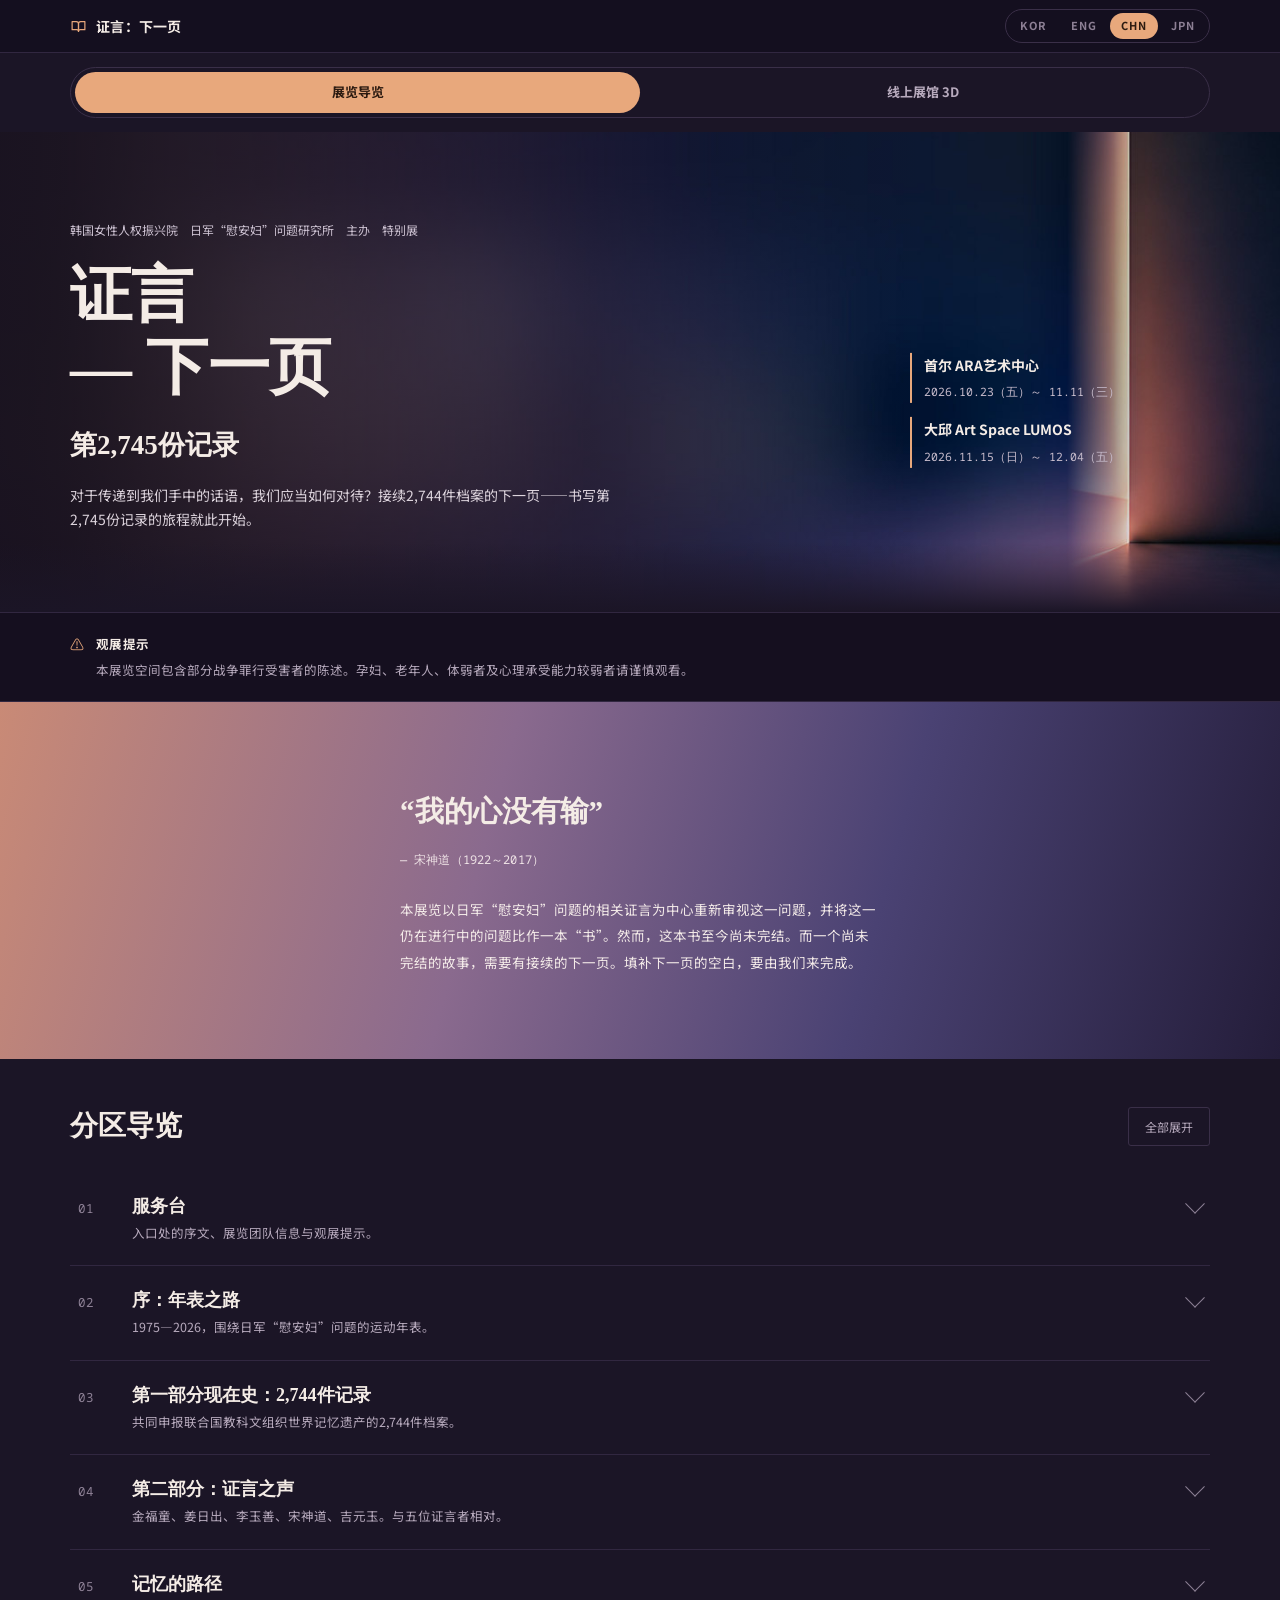
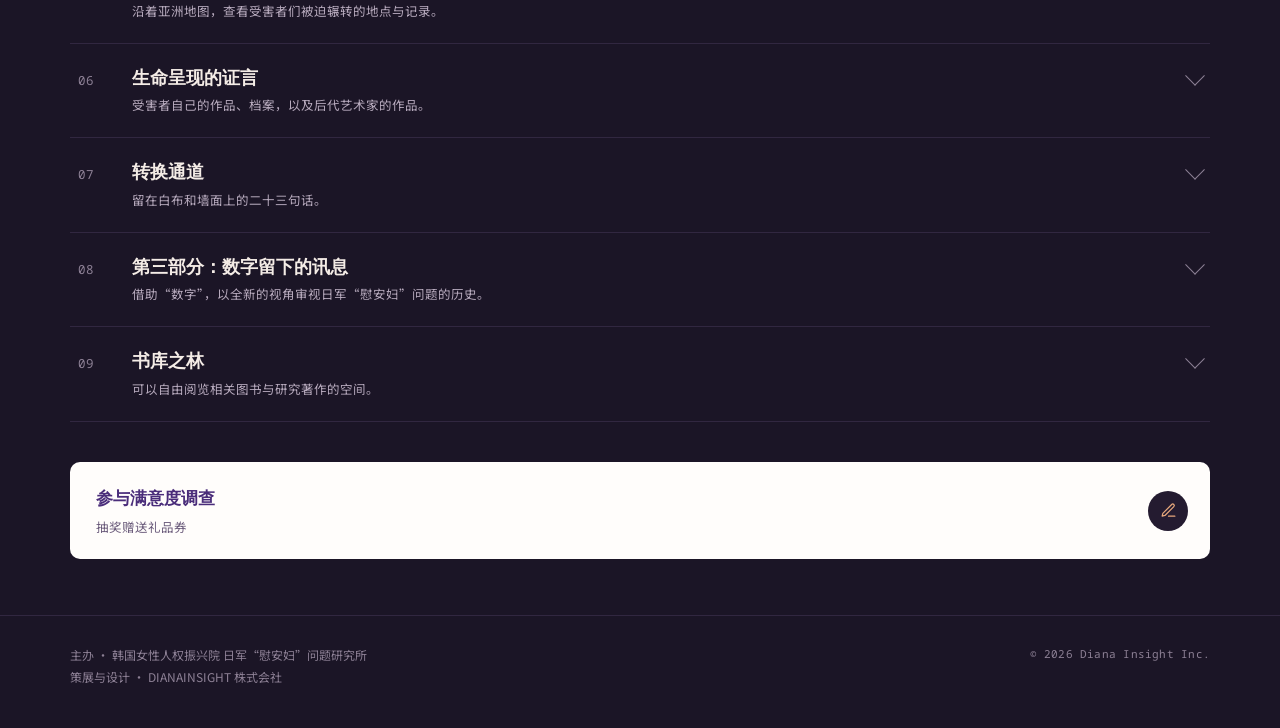
<file: zh/index.html>
<!DOCTYPE html>
<html lang="zh-Hans">
<head>
<meta charset="utf-8">
<meta name="viewport" content="width=device-width, initial-scale=1, viewport-fit=cover">
<meta name="theme-color" content="#1b1526">
<meta name="description" content="韩国女性人权振兴院 日军“慰安妇”问题研究所主办特别展“证言 — 下一页”观展导览。">
<title>证言：下一页 — 展览导览</title>
<link rel="preconnect" href="https://fonts.googleapis.com">
<link rel="preconnect" href="https://fonts.gstatic.com" crossorigin>
<link href="https://fonts.googleapis.com/css2?family=Noto+Sans+SC:wght@400;700&family=Noto+Sans+Mono:wght@400;700&family=Noto+Serif+SC:wght@400;700&display=swap" rel="stylesheet">
<link rel="stylesheet" href="../assets/guide.css">
<link rel="stylesheet" href="../assets/tour.css">
<style>
  :root {
    --serif: 'Noto Serif SC', 'Songti SC', 'SimSun', serif;
    --sans: 'Noto Sans SC', 'PingFang SC', 'Microsoft YaHei', system-ui, sans-serif;
    --mono: 'Noto Sans Mono', ui-monospace, Consolas, monospace;
  }
</style>
</head>
<body data-lang="zh">

<header class="topbar">
  <div class="wrap">
    <a class="brand" href="./">
      <svg viewBox="0 0 24 24" fill="none" stroke-width="1.7" stroke-linecap="round" stroke-linejoin="round" aria-hidden="true"><path d="M3 5h6a3 3 0 0 1 3 3v11a2.5 2.5 0 0 0-2.5-2.5H3z"/><path d="M21 5h-6a3 3 0 0 0-3 3v11a2.5 2.5 0 0 1 2.5-2.5H21z"/></svg>
      证言：下一页
    </a>
    <nav class="langs" aria-label="Language">
      <a href="../">KOR</a>
      <a href="../en/">ENG</a>
      <a href="./" aria-current="page">CHN</a>
      <a href="../ja/">JPN</a>
    </nav>
  </div>
</header>

<div class="tabs">
  <div class="wrap">
    <div class="tabrow" role="tablist">
      <button type="button" class="tab" role="tab" data-view="guide" aria-selected="true">展览导览</button>
      <button type="button" class="tab" role="tab" data-view="hall" aria-selected="false">线上展馆 3D</button>
    </div>
  </div>
</div>

<main>

  <!-- ───────── 전시 안내 ───────── -->
  <section id="view-guide">

    <div class="hero">
      <div class="wrap">
        <div class="hero-inner">
          <p class="host">韩国女性人权振兴院　日军“慰安妇”问题研究所　主办　特别展</p>
          <h1>证言<span class="l2">— 下一页</span></h1>
          <p class="rec">第2,745份记录</p>
          <p class="lead">对于传递到我们手中的话语，我们应当如何对待？接续2,744件档案的下一页——书写第2,745份记录的旅程就此开始。</p>
        </div>
        <div class="venues">
          <div class="venue"><b>首尔 ARA艺术中心</b><span>2026.10.23（五）～ 11.11（三）</span></div>
          <div class="venue"><b>大邱 Art Space LUMOS</b><span>2026.11.15（日）～ 12.04（五）</span></div>
        </div>
      </div>
    </div>

    <div class="notice">
      <div class="wrap">
        <span class="ico" aria-hidden="true">&#9888;</span>
        <div>
          <b>观展提示</b>
          <p>本展览空间包含部分战争罪行受害者的陈述。孕妇、老年人、体弱者及心理承受能力较弱者请谨慎观看。</p>
        </div>
      </div>
    </div>

    <section class="quote">
      <div class="wrap">
        <div class="inner">
          <blockquote>“我的心没有输”</blockquote>
          <p class="by">— 宋神道（1922～2017）</p>
          <p class="qbody">本展览以日军“慰安妇”问题的相关证言为中心重新审视这一问题，并将这一仍在进行中的问题比作一本“书”。然而，这本书至今尚未完结。而一个尚未完结的故事，需要有接续的下一页。填补下一页的空白，要由我们来完成。</p>
        </div>
      </div>
    </section>

    <section class="sections">
      <div class="wrap">
        <div class="sec-head">
          <h2>分区导览</h2>
          <button type="button" class="expand" data-expand="全部展开" data-collapse="全部收起">全部展开</button>
        </div>

        <details class="item">
          <summary class="head">
            <span class="no">01</span>
            <span class="t"><b>服务台</b><em>入口处的序文、展览团队信息与观展提示。</em></span>
            <span class="chev" aria-hidden="true"></span>
          </summary>
          <div class="body">
            <picture>
              <source media="(min-width: 768px)" srcset="../assets/guide/zh/pc/1.png">
              <img src="../assets/guide/zh/mo/1.png" alt="服务台" loading="lazy" decoding="async">
            </picture>
          </div>
        </details>
        <details class="item">
          <summary class="head">
            <span class="no">02</span>
            <span class="t"><b>序：年表之路</b><em>1975—2026，围绕日军“慰安妇”问题的运动年表。</em></span>
            <span class="chev" aria-hidden="true"></span>
          </summary>
          <div class="body">
            <picture>
              <source media="(min-width: 768px)" srcset="../assets/guide/zh/pc/2.png">
              <img src="../assets/guide/zh/mo/2.png" alt="序：年表之路" loading="lazy" decoding="async">
            </picture>
          </div>
        </details>
        <details class="item">
          <summary class="head">
            <span class="no">03</span>
            <span class="t"><b>第一部分现在史：2,744件记录</b><em>共同申报联合国教科文组织世界记忆遗产的2,744件档案。</em></span>
            <span class="chev" aria-hidden="true"></span>
          </summary>
          <div class="body">
            <picture>
              <source media="(min-width: 768px)" srcset="../assets/guide/zh/pc/3.png">
              <img src="../assets/guide/zh/mo/3.png" alt="第一部分现在史：2,744件记录" loading="lazy" decoding="async">
            </picture>
          </div>
        </details>
        <details class="item">
          <summary class="head">
            <span class="no">04</span>
            <span class="t"><b>第二部分：证言之声</b><em>金福童、姜日出、李玉善、宋神道、吉元玉。与五位证言者相对。</em></span>
            <span class="chev" aria-hidden="true"></span>
          </summary>
          <div class="body">
            <picture>
              <source media="(min-width: 768px)" srcset="../assets/guide/zh/pc/4.png">
              <img src="../assets/guide/zh/mo/4.png" alt="第二部分：证言之声" loading="lazy" decoding="async">
            </picture>
          </div>
        </details>
        <details class="item">
          <summary class="head">
            <span class="no">05</span>
            <span class="t"><b>记忆的路径</b><em>沿着亚洲地图，查看受害者们被迫辗转的地点与记录。</em></span>
            <span class="chev" aria-hidden="true"></span>
          </summary>
          <div class="body">
            <picture>
              <source media="(min-width: 768px)" srcset="../assets/guide/zh/pc/5.png">
              <img src="../assets/guide/zh/mo/5.png" alt="记忆的路径" loading="lazy" decoding="async">
            </picture>
          </div>
        </details>
        <details class="item">
          <summary class="head">
            <span class="no">06</span>
            <span class="t"><b>生命呈现的证言</b><em>受害者自己的作品、档案，以及后代艺术家的作品。</em></span>
            <span class="chev" aria-hidden="true"></span>
          </summary>
          <div class="body">
            <picture>
              <source media="(min-width: 768px)" srcset="../assets/guide/zh/pc/6.png">
              <img src="../assets/guide/zh/mo/6.png" alt="生命呈现的证言" loading="lazy" decoding="async">
            </picture>
          </div>
        </details>
        <details class="item">
          <summary class="head">
            <span class="no">07</span>
            <span class="t"><b>转换通道</b><em>留在白布和墙面上的二十三句话。</em></span>
            <span class="chev" aria-hidden="true"></span>
          </summary>
          <div class="body">
            <picture>
              <source media="(min-width: 768px)" srcset="../assets/guide/zh/pc/7.png">
              <img src="../assets/guide/zh/mo/7.png" alt="转换通道" loading="lazy" decoding="async">
            </picture>
          </div>
        </details>
        <details class="item">
          <summary class="head">
            <span class="no">08</span>
            <span class="t"><b>第三部分：数字留下的讯息</b><em>借助“数字”，以全新的视角审视日军“慰安妇”问题的历史。</em></span>
            <span class="chev" aria-hidden="true"></span>
          </summary>
          <div class="body">
            <picture>
              <source media="(min-width: 768px)" srcset="../assets/guide/zh/pc/8.png">
              <img src="../assets/guide/zh/mo/8.png" alt="第三部分：数字留下的讯息" loading="lazy" decoding="async">
            </picture>
          </div>
        </details>
        <details class="item">
          <summary class="head">
            <span class="no">09</span>
            <span class="t"><b>书库之林</b><em>可以自由阅览相关图书与研究著作的空间。</em></span>
            <span class="chev" aria-hidden="true"></span>
          </summary>
          <div class="body">
            <picture>
              <source media="(min-width: 768px)" srcset="../assets/guide/zh/pc/9.png">
              <img src="../assets/guide/zh/mo/9.png" alt="书库之林" loading="lazy" decoding="async">
            </picture>
          </div>
        </details>

        <a class="survey" href="https://docs.google.com/forms/d/e/1FAIpQLSd05ea-xTvJ_bzrCC2PA7Wepkcmmlx2_zkuFKAeSKdIf6reqA/viewform" target="_blank" rel="noopener">
          <span>
            <b>参与满意度调查</b>
            <span class="s">抽奖赠送礼品券</span>
          </span>
          <span class="pen" aria-hidden="true">
            <svg viewBox="0 0 24 24" fill="none" stroke-width="1.7" stroke-linecap="round" stroke-linejoin="round"><path d="M12 20h9"/><path d="M16.5 3.5a2.1 2.1 0 0 1 3 3L7 19l-4 1 1-4z"/></svg>
          </span>
        </a>
      </div>
    </section>

  </section>

  <!-- ───────── 온라인 전시관 ───────── -->
  <section id="view-hall" hidden>

    <div class="hero">
      <div class="wrap">
        <div class="hero-inner">
          <p class="host">韩国女性人权振兴院　日军“慰安妇”问题研究所</p>
          <h1>把展厅原样搬到线上</h1>
          <p class="rec">第2,745份记录</p>
          <p class="lead">这是可以360度参观9个展览空间的3D虚拟展馆。请在下方选择展厅，或点击“入场”按钮，沿完整参观动线游览。</p>
          <button type="button" class="enter" data-soon><span class="tri" aria-hidden="true">▶</span>进入3D展馆</button>
        </div>
      </div>
    </div>

    <section class="rooms">
      <div class="wrap">
        <h2>选择展厅</h2>
        <div class="grid">
          <button type="button" class="room" data-soon>
            <span class="no">01</span>
            <span class="rt">服务台</span>
            <span class="play" aria-hidden="true">▶</span>
          </button>
          <button type="button" class="room" data-soon>
            <span class="no">02</span>
            <span class="rt">序·年表之路</span>
            <span class="play" aria-hidden="true">▶</span>
          </button>
          <button type="button" class="room" data-soon>
            <span class="no">03</span>
            <span class="rt">第一部分·2,744件记录</span>
            <span class="play" aria-hidden="true">▶</span>
          </button>
          <button type="button" class="room" data-soon>
            <span class="no">04</span>
            <span class="rt">第二部分·证言之声</span>
            <span class="play" aria-hidden="true">▶</span>
          </button>
          <button type="button" class="room" data-soon>
            <span class="no">05</span>
            <span class="rt">记忆的路径</span>
            <span class="play" aria-hidden="true">▶</span>
          </button>
          <button type="button" class="room" data-soon>
            <span class="no">06</span>
            <span class="rt">生命呈现的证言</span>
            <span class="play" aria-hidden="true">▶</span>
          </button>
          <button type="button" class="room" data-soon>
            <span class="no">07</span>
            <span class="rt">转换通道</span>
            <span class="play" aria-hidden="true">▶</span>
          </button>
          <button type="button" class="room" data-soon>
            <span class="no">08</span>
            <span class="rt">第三部分·数字留下的讯息</span>
            <span class="play" aria-hidden="true">▶</span>
          </button>
          <button type="button" class="room" data-soon>
            <span class="no">09</span>
            <span class="rt">书库之林</span>
            <span class="play" aria-hidden="true">▶</span>
          </button>
        </div>
      </div>
    </section>

  </section>

</main>

<footer>
  <div class="wrap">
    <p>主办 · 韩国女性人权振兴院 日军“慰安妇”问题研究所<br>策展与设计 · DIANAINSIGHT 株式会社</p>
    <p class="copy">© 2026 Diana Insight Inc.</p>
  </div>
</footer>

<div class="modal" id="soon" role="dialog" aria-modal="true" aria-labelledby="soon-t" hidden>
  <div class="box">
    <button type="button" class="x" aria-label="关闭">&times;</button>
    <h3 id="soon-t">即将开放</h3>
    <p>预计28日开放</p>
    <button type="button" class="ok">确认</button>
  </div>
</div>

<div class="tour" id="tour" data-base="../tour/" hidden>

  <aside class="t-side">
    <div class="t-side-top">
      <p class="ttl">证言：下一页<span class="sub">在线展馆</span></p>
      <button type="button" class="t-btn close" aria-label="关闭浏览">✕</button>
    </div>
    <nav class="t-list" aria-label="展厅与地点"></nav>
  </aside>

  <div class="t-stage">
    <canvas></canvas>

    <div class="t-spots"></div>

    <p class="t-cap"><b></b><span></span></p>

    <button type="button" class="t-step prev" aria-label="上一个地点">‹</button>
    <button type="button" class="t-step next" aria-label="下一个地点">›</button>

    <div class="t-zoom">
      <button type="button" class="t-btn zin" aria-label="放大"><svg viewBox="0 0 24 24"><circle cx="11" cy="11" r="7"/><path d="M11 8v6M8 11h6M16 16l5 5"/></svg></button>
      <button type="button" class="t-btn zout" aria-label="缩小"><svg viewBox="0 0 24 24"><circle cx="11" cy="11" r="7"/><path d="M8 11h6M16 16l5 5"/></svg></button>
    </div>

    <div class="t-tools">
      <button type="button" class="t-btn home" aria-label="回到起点"><svg viewBox="0 0 24 24"><path d="M3 11l9-8 9 8"/><path d="M5 10v10h14V10"/></svg></button>
      <button type="button" class="t-btn play" aria-label="自动播放"><svg viewBox="0 0 24 24"><path d="M7 4l12 8-12 8z" fill="currentColor" stroke="none"/></svg></button>
      <button type="button" class="t-btn cc" aria-pressed="true" aria-label="显示字幕" title="显示字幕" hidden><svg viewBox="0 0 24 24"><rect x="3" y="5" width="18" height="14" rx="3"/><path d="M10.2 10.4a2.6 2.6 0 100 3.2M17 10.4a2.6 2.6 0 100 3.2"/></svg></button>
      <button type="button" class="t-btn full" aria-label="全屏"><svg viewBox="0 0 24 24"><path d="M4 9V4h5M20 9V4h-5M4 15v5h5M20 15v5h-5"/></svg></button>
    </div>

    <button type="button" class="t-btn t-side-toggle" aria-label="展厅列表"><svg viewBox="0 0 24 24"><path d="M4 7h16M4 12h16M4 17h16"/></svg></button>

    <p class="t-wait" hidden>正在加载照片…</p>
    <p class="t-hint">拖动即可环视 · 双击可放大</p>

    <div class="t-sub" hidden>
      <p class="tx"></p>
      <div class="t-sub-nav">
        <button type="button" class="t-btn sp" aria-label="上一条字幕">&lsaquo;</button>
        <span class="no" hidden></span>
        <button type="button" class="t-btn sn" aria-label="下一条字幕">&rsaquo;</button>
      </div>
    </div>

    <div class="t-look" hidden>
      <div class="t-look-top">
        <div><b></b><p></p></div>
        <button type="button" class="t-btn close" aria-label="关闭">✕</button>
      </div>
      <div class="t-look-img"><img alt=""></div>
      <p class="t-look-hint">滚轮或双指放大，拖动移动</p>
    </div>
  </div>

</div>

<script src="../assets/site.js"></script>

<script src="../assets/guide.js"></script>
<script src="../assets/tour.js"></script>
</body>
</html>
</file>
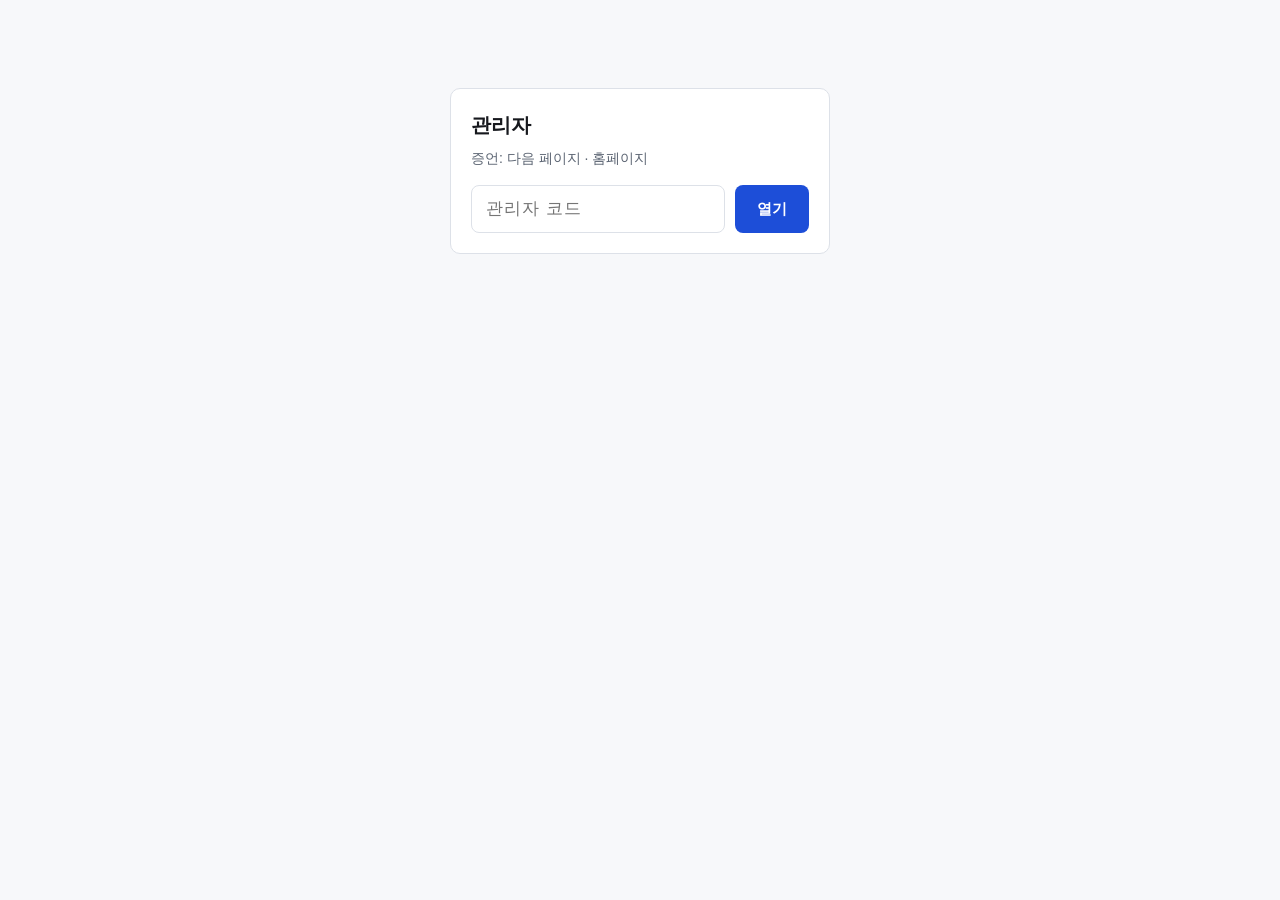
<file: admin.html>
<!DOCTYPE html>
<html lang="ko">
<head>
<meta charset="utf-8">
<meta name="viewport" content="width=device-width, initial-scale=1">
<meta name="robots" content="noindex, nofollow">
<title>관리자 — 증언: 다음 페이지</title>
<link rel="stylesheet" href="assets/admin.css">
</head>
<body>

<!-- 들어가기 -->
<div class="login card" id="login">
  <h1>관리자</h1>
  <p class="sub">증언: 다음 페이지 · 홈페이지</p>
  <div class="row">
    <input id="code" type="password" inputmode="text" autocomplete="current-password"
           autocapitalize="off" spellcheck="false" placeholder="관리자 코드">
    <button id="go">열기</button>
  </div>
  <p class="err hidden" id="err"></p>
</div>

<!-- 본문 -->
<div class="wrap hidden" id="panel">

  <div class="row-between">
    <div>
      <h1>관리자</h1>
      <p class="sub">증언: 다음 페이지 · <span id="updated"></span></p>
    </div>
    <div class="row">
      <button class="ghost" id="refresh">새로 고침</button>
      <button class="ghost" id="logout">나가기</button>
    </div>
  </div>

  <div class="card">
    <h2>다녀간 수</h2>
    <p class="sub" id="since"></p>
    <div class="stats" id="stats" style="margin-top:14px"></div>
  </div>

  <div class="card">
    <div class="row-between">
      <h2 style="margin:0">날짜별</h2>
      <select id="range" style="width:auto;height:38px">
        <option value="14">최근 14일</option>
        <option value="30" selected>최근 30일</option>
        <option value="90">최근 90일</option>
        <option value="365">최근 1년</option>
      </select>
    </div>
    <div class="bars" id="bars"></div>
    <div class="bar-axis"><span id="ax-from"></span><span id="ax-to"></span></div>
    <p class="muted" style="margin-top:10px">막대에 손을 올리면 그날 숫자가 나옵니다. 짙은 막대는 오늘입니다.</p>
  </div>

  <div class="card">
    <h2>전시실별</h2>
    <p class="sub">온라인 전시관 안에서 어느 전시실을 열어 봤는지입니다.</p>
    <div class="scroll" style="margin-top:12px"><table id="rooms"></table></div>
    <div style="margin-top:16px"><button class="ghost" id="csv">CSV 로 내려받기</button></div>
  </div>

  <div class="card">
    <h2>홈페이지 문구 고치기</h2>
    <p class="sub">고치고 저장하면 홈페이지에 바로 반영됩니다.
      칸을 <b>비우고 저장하면</b> 원래 문구로 돌아갑니다.</p>
    <div class="edit" id="edit" style="margin-top:16px"></div>
    <div class="save-row">
      <button id="save">저장</button>
      <span class="ok hidden" id="saved"></span>
      <span class="err hidden" id="save-err" style="margin:0"></span>
    </div>
  </div>

  <p class="muted">다녀간 수는 누가 왔는지 남기지 않습니다. 날짜와 어느 화면인지,
    그리고 그 브라우저가 그날 처음인지만 셉니다. IP 주소와 쿠키는 쓰지 않습니다.</p>

</div>

<script src="assets/admin.js"></script>
</body>
</html>
</file>
<file: assets/guide.css>
/* 증언: 다음 페이지 — 언어별 안내 페이지 (영어·일본어·중국어 공통)
   색과 짜임새는 시안(ENG·JPN·CHN / MO·PC)을 그대로 따랐습니다. */

:root {
  --bg: #1b1526;
  --bg-deep: #150f1f;
  --panel: #2a2036;
  --panel-2: #241b30;
  --ink: #f4ece6;
  --ink-sub: #b7aabd;
  --ink-dim: #8d8095;
  --accent: #e8a87c;
  --accent-deep: #d08f62;
  --on-accent: #2b1a10;
  --line: #3a2f48;
  --line-soft: #312740;
  --maxw: 1180px;
  --radius: 10px;
}

* { box-sizing: border-box; margin: 0; padding: 0; }

html { -webkit-text-size-adjust: 100%; scroll-behavior: smooth; }

body {
  background: var(--bg);
  color: var(--ink);
  font-family: var(--sans);
  font-size: 15px;
  line-height: 1.75;
  -webkit-font-smoothing: antialiased;
  overflow-wrap: break-word;
}

h1, h2, h3, .serif { font-family: var(--serif); font-weight: 700; line-height: 1.3; }

img { display: block; max-width: 100%; height: auto; }

button { font: inherit; color: inherit; background: none; border: 0; cursor: pointer; }

.wrap { max-width: var(--maxw); margin: 0 auto; padding: 0 20px; }

/* ───────── 맨 위 띠 ───────── */

.topbar {
  position: sticky;
  top: 0;
  z-index: 40;
  background: rgba(21, 15, 31, .94);
  backdrop-filter: blur(8px);
  border-bottom: 1px solid var(--line-soft);
}
.topbar .wrap {
  height: 52px;
  display: flex;
  align-items: center;
  justify-content: space-between;
  gap: 12px;
}
.brand {
  display: flex;
  align-items: center;
  gap: 9px;
  font-size: 14px;
  font-weight: 700;
  letter-spacing: .02em;
  color: var(--ink);
  text-decoration: none;
  white-space: nowrap;
  min-width: 0;
  overflow: hidden;
  text-overflow: ellipsis;
}
.brand svg { flex: none; width: 17px; height: 17px; stroke: var(--accent); }

/* 언어 고르는 자리 — 네 쪽이 서로 오갑니다 */
.langs {
  flex: none;
  display: flex;
  align-items: center;
  gap: 2px;
  padding: 3px;
  border: 1px solid var(--line);
  border-radius: 999px;
}
.langs a {
  display: block;
  padding: 3px 11px;
  border-radius: 999px;
  font-size: 11px;
  font-weight: 700;
  letter-spacing: .09em;
  color: var(--ink-dim);
  text-decoration: none;
  white-space: nowrap;
}
.langs a:hover { color: var(--ink); }
.langs a[aria-current="page"] { background: var(--accent); color: var(--on-accent); }

@media (max-width: 430px) {
  .topbar .wrap { padding: 0 14px; gap: 8px; }
  .brand { font-size: 12px; gap: 7px; }
  .brand svg { width: 15px; height: 15px; }
  .langs { padding: 2px; }
  .langs a { padding: 3px 7px; font-size: 10px; letter-spacing: .04em; }
}

/* ───────── 두 갈래 (전시 안내 / 온라인 전시관) ───────── */

.tabs { padding: 14px 0 0; }
.tabs .wrap { display: flex; }
.tabrow {
  flex: 1;
  display: flex;
  padding: 4px;
  border: 1px solid var(--line);
  border-radius: 999px;
}
.tab {
  flex: 1;
  padding: 9px 10px;
  border-radius: 999px;
  font-size: 13px;
  font-weight: 700;
  color: var(--ink-sub);
  text-align: center;
  transition: background .18s, color .18s;
}
.tab[aria-selected="true"] { background: var(--accent); color: var(--on-accent); }

/* ───────── 머리 그림 ───────── */

.hero {
  position: relative;
  margin-top: 14px;
  padding: 44px 0 40px;
  background:
    linear-gradient(to right, rgba(21, 15, 31, .86) 0%, rgba(21, 15, 31, .5) 46%, rgba(21, 15, 31, 0) 72%),
    url('guide/hero.jpg') 88% center / cover no-repeat;
}
/* 좁은 화면에서는 글자가 빛 위에 놓이므로 바탕을 조금 더 덮는다 */
@media (max-width: 699px) {
  .hero {
    background-image:
      linear-gradient(to right, rgba(21, 15, 31, .92) 0%, rgba(21, 15, 31, .8) 52%, rgba(21, 15, 31, .34) 84%, rgba(21, 15, 31, .12) 100%),
      url('guide/hero.jpg');
  }
}
@media (min-width: 700px) { .hero { background-position: right center, center center; } }
.hero::after {
  content: '';
  position: absolute;
  left: 0; right: 0; bottom: 0;
  height: 70px;
  background: linear-gradient(to bottom, rgba(27, 21, 38, 0), var(--bg));
  pointer-events: none;
}
.hero .wrap { position: relative; z-index: 1; }

.host {
  font-size: 12px;
  line-height: 1.7;
  color: #cdc2d2;
  margin-bottom: 20px;
  max-width: 34em;
}
[data-lang="en"] .host { font-family: var(--mono); letter-spacing: -.01em; }

.hero h1 {
  font-size: clamp(34px, 8.5vw, 62px);
  line-height: 1.16;
  letter-spacing: -.01em;
  margin-bottom: 18px;
}
.hero h1 .l2 { display: block; }

.rec { font-family: var(--serif); font-size: clamp(19px, 4.4vw, 27px); font-weight: 700; margin-bottom: 14px; }

.lead { font-size: 14px; color: #ddd4dd; max-width: 40em; }

.venues { margin-top: 26px; display: flex; flex-direction: column; gap: 14px; }
.venue { border-left: 2px solid var(--accent); padding-left: 12px; }
.venue b { display: block; font-size: 14px; }
.venue span { font-family: var(--mono); font-size: 11.5px; line-height: 1.6; color: #c6bbcb; }

@media (min-width: 860px) {
  .hero { padding: 72px 0 64px; min-height: 480px; display: flex; align-items: center; }
  .hero .wrap { width: 100%; }
  .venues {
    position: absolute;
    right: 20px;
    top: 50%;
    transform: translateY(-20%);
    width: 300px;
    margin: 0;
  }
  .hero-inner { max-width: 64%; }
}

/* ───────── 관람 전 안내 ───────── */

.notice { background: var(--bg-deep); border-top: 1px solid var(--line-soft); border-bottom: 1px solid var(--line-soft); }
.notice .wrap { display: flex; gap: 12px; padding-top: 20px; padding-bottom: 20px; }
.notice .ico { flex: none; color: var(--accent); font-size: 14px; line-height: 1.6; }
.notice b { display: block; font-size: 12.5px; letter-spacing: .02em; margin-bottom: 4px; }
.notice p { font-size: 12.5px; line-height: 1.8; color: var(--ink-sub); }

/* ───────── 한 문장 ───────── */

.quote { background: linear-gradient(105deg, #c98a76 0%, #8a6a8e 38%, #4a4273 68%, #241d3a 100%); }
.quote .wrap { padding-top: 48px; padding-bottom: 48px; }
.quote .inner { max-width: 60ch; margin: 0 auto; }
.quote blockquote { font-family: var(--serif); font-size: clamp(21px, 5vw, 29px); font-weight: 700; }
.quote .by { font-family: var(--mono); font-size: 12px; color: #efe3e6; margin-top: 12px; letter-spacing: .01em; }
.quote .qbody { margin-top: 26px; font-size: 13.5px; line-height: 1.95; color: #f4ebe9; }

@media (min-width: 860px) {
  .quote .wrap { padding-top: 84px; padding-bottom: 84px; }
}

/* ───────── 전시 구성 (펼침 목록) ───────── */

.sections .wrap { padding-top: 48px; padding-bottom: 56px; }
.sec-head { display: flex; align-items: center; justify-content: space-between; gap: 16px; margin-bottom: 26px; flex-wrap: wrap; }
.sec-head h2 { font-size: clamp(21px, 5vw, 28px); }
.expand {
  padding: 8px 16px;
  border: 1px solid var(--line);
  border-radius: 3px;
  font-size: 12px;
  color: var(--ink-sub);
  white-space: nowrap;
}
.expand:hover { border-color: var(--accent); color: var(--ink); }

.item { border-bottom: 1px solid var(--line-soft); }
.item .head {
  width: 100%;
  list-style: none;
  cursor: pointer;
  display: flex;
  align-items: flex-start;
  gap: 14px;
  padding: 18px 4px;
  text-align: left;
  transition: background .18s;
}
.item .no { flex: none; width: 24px; font-family: var(--mono); font-size: 11.5px; color: var(--ink-dim); padding-top: 4px; }
.item .t { flex: 1; min-width: 0; }
.item .t b { display: block; font-family: var(--serif); font-size: 16px; font-weight: 700; line-height: 1.4; }
.item .t em { display: block; font-style: normal; font-size: 12px; line-height: 1.7; color: var(--ink-sub); margin-top: 3px; }
.item .chev { flex: none; width: 14px; height: 14px; margin-top: 7px; border-right: 1.5px solid var(--ink-dim); border-bottom: 1.5px solid var(--ink-dim); transform: rotate(45deg) translate(-3px, -3px); transition: transform .22s; }

.item[open] { background: var(--panel-2); border-bottom-color: transparent; }
.item[open] .head { background: var(--accent); color: var(--on-accent); }
.item[open] .no { color: rgba(43, 26, 16, .62); }
.item[open] .t em { color: rgba(43, 26, 16, .78); }
.item[open] .chev { border-color: var(--on-accent); transform: rotate(-135deg) translate(-4px, -4px); }

.item .head::-webkit-details-marker { display: none; }
.item .head::marker { content: ''; }
.item .body img { width: 100%; }

@media (min-width: 768px) {
  .item .head { padding: 22px 8px; gap: 20px; }
  .item .no { width: 34px; font-size: 12.5px; }
  .item .t b { font-size: 18px; }
  .item .t em { font-size: 12.5px; }
}

/* ───────── 설문 안내 ───────── */

.survey {
  display: flex;
  align-items: center;
  justify-content: space-between;
  gap: 16px;
  margin-top: 40px;
  padding: 22px 22px 22px 26px;
  background: #fffdfb;
  border-radius: var(--radius);
  color: #2b1a10;
  text-decoration: none;
}
.survey b { display: block; font-family: var(--serif); font-size: 17px; color: #4a2d7a; }
.survey span.s { display: block; font-size: 12.5px; color: #6a5a7a; margin-top: 2px; }
.survey .pen {
  flex: none;
  width: 40px; height: 40px;
  display: grid; place-items: center;
  border-radius: 999px;
  background: #241b30;
  color: var(--accent);
}
.survey .pen svg { width: 17px; height: 17px; stroke: currentColor; }

/* ───────── 온라인 전시관 ───────── */

.enter {
  display: inline-flex;
  align-items: center;
  gap: 10px;
  margin-top: 28px;
  padding: 15px 30px;
  border-radius: 999px;
  background: var(--accent);
  color: var(--on-accent);
  font-size: 15px;
  font-weight: 700;
}
.enter:hover { background: var(--accent-deep); }
.enter .tri { font-size: 11px; }

.rooms .wrap { padding-top: 44px; padding-bottom: 56px; }
.rooms h2 { font-size: clamp(21px, 5vw, 28px); margin-bottom: 22px; }
.grid { display: grid; grid-template-columns: repeat(2, 1fr); gap: 12px; }
@media (min-width: 860px) { .grid { grid-template-columns: repeat(3, 1fr); gap: 16px; } }

.room {
  position: relative;
  min-height: 92px;
  padding: 14px 58px 14px 16px;
  border: 1px solid var(--line-soft);
  border-radius: var(--radius);
  text-align: left;
  background: var(--tint, var(--panel));
  transition: transform .16s, border-color .16s;
}
.room:hover { transform: translateY(-2px); border-color: var(--accent); }
.room .no { display: block; font-family: var(--mono); font-size: 11px; color: rgba(244, 236, 230, .6); }
.room .rt { display: block; font-family: var(--serif); font-size: 14.5px; font-weight: 700; line-height: 1.4; margin-top: 4px; }
.room .play {
  position: absolute;
  right: 14px;
  top: 50%;
  transform: translateY(-50%);
  width: 32px; height: 32px;
  display: grid; place-items: center;
  border-radius: 999px;
  background: #1a1322;
  color: var(--ink);
  font-size: 10px;
}

.room:nth-child(1) { --tint: linear-gradient(135deg, #3a2e3f, #2c2335); }
.room:nth-child(2) { --tint: linear-gradient(135deg, #3f3044, #2e2438); }
.room:nth-child(3) { --tint: linear-gradient(135deg, #4b3349, #35273c); }
.room:nth-child(4) { --tint: linear-gradient(135deg, #5a3a4c, #3c2a3e); }
.room:nth-child(5) { --tint: linear-gradient(135deg, #342a42, #272036); }
.room:nth-child(6) { --tint: linear-gradient(135deg, #7b6ba0, #52477a); }
.room:nth-child(7) { --tint: linear-gradient(135deg, #c08a5d, #8a5f44); }
.room:nth-child(8) { --tint: linear-gradient(135deg, #9d6a4a, #5f4038); }
.room:nth-child(9) { --tint: linear-gradient(135deg, #342a42, #272036); }

/* ───────── 맨 아래 ───────── */

footer { border-top: 1px solid var(--line-soft); }
footer .wrap { padding-top: 28px; padding-bottom: 40px; display: flex; flex-wrap: wrap; gap: 10px 24px; justify-content: space-between; }
footer p { font-size: 12px; line-height: 1.8; color: var(--ink-dim); }
footer .copy { font-family: var(--mono); font-size: 11px; letter-spacing: .02em; }

/* ───────── 준비 중 알림 ───────── */

.modal {
  position: fixed;
  inset: 0;
  z-index: 60;
  display: grid;
  place-items: center;
  padding: 24px;
  background: rgba(10, 7, 15, .72);
}
.modal[hidden] { display: none; }
.modal .box {
  position: relative;
  width: 100%;
  max-width: 380px;
  padding: 56px 28px 28px;
  border-radius: var(--radius);
  background: var(--panel);
  box-shadow: 0 18px 60px rgba(0, 0, 0, .5);
}
.modal h3 { font-size: 24px; }
.modal p { font-size: 14px; color: var(--ink-sub); margin-top: 8px; }
.modal .ok {
  width: 100%;
  margin-top: 36px;
  padding: 14px;
  border-radius: 6px;
  background: var(--accent);
  color: var(--on-accent);
  font-weight: 700;
}
.modal .x {
  position: absolute;
  top: 14px; right: 14px;
  width: 38px; height: 38px;
  display: grid; place-items: center;
  color: var(--accent);
  font-size: 22px;
  line-height: 1;
}

[hidden] { display: none !important; }

:focus-visible { outline: 2px solid var(--accent); outline-offset: 2px; }

@media (prefers-reduced-motion: reduce) {
  html { scroll-behavior: auto; }
  * { transition: none !important; }
}
</file>
<file: assets/tour.css>
/* 온라인 전시관 — 360 둘러보기
   왼쪽 전시실 목록 · 좌우 이동 · 바닥 화살표 · 자동 플레이 · 확대 */

.tour {
  position: fixed;
  inset: 0;
  z-index: 60;
  display: flex;
  background: #0d0914;
  color: var(--ink);
  touch-action: none;
  user-select: none;
  -webkit-user-select: none;
}

.tour[hidden] { display: none; }

/* ── 왼쪽 목록 ───────────────────────────── */

.t-side {
  position: relative;
  z-index: 3;
  flex: none;
  width: 232px;
  display: flex;
  flex-direction: column;
  background: #14101d;
  border-right: 1px solid var(--line-soft);
}

.t-side-top {
  display: flex;
  align-items: center;
  gap: 10px;
  padding: 14px 14px 12px;
  border-bottom: 1px solid var(--line-soft);
}

.t-side-top .ttl {
  flex: 1;
  min-width: 0;
  font-family: var(--serif);
  font-weight: 700;
  font-size: 14px;
  line-height: 1.35;
}

.t-side-top .sub {
  display: block;
  font-family: var(--mono);
  font-size: 10.5px;
  font-weight: 400;
  color: var(--ink-dim);
  margin-top: 2px;
}

.t-list { flex: 1; overflow-y: auto; overscroll-behavior: contain; padding-bottom: 20px; }
.t-list::-webkit-scrollbar { width: 8px; }
.t-list::-webkit-scrollbar-thumb { background: #35294a; border-radius: 4px; }

.t-room {
  padding: 13px 14px 5px;
  font-family: var(--mono);
  font-size: 10.5px;
  letter-spacing: .06em;
  color: var(--ink-dim);
}

.t-list button {
  display: block;
  width: 100%;
  padding: 9px 14px 9px 26px;
  text-align: left;
  font-size: 13px;
  line-height: 1.45;
  color: var(--ink-sub);
  position: relative;
  border-left: 2px solid transparent;
}

.t-list button::before {
  content: "";
  position: absolute;
  left: 13px;
  top: 16px;
  width: 4px;
  height: 4px;
  border-radius: 50%;
  background: #4a3c60;
}

.t-list button:hover { color: var(--ink); background: #1b1526; }

.t-list button[aria-current="true"] {
  color: var(--on-accent);
  background: var(--accent);
  border-left-color: var(--accent-deep);
  font-weight: 700;
}

.t-list button[aria-current="true"]::before { background: var(--on-accent); }

/* ── 보는 자리 ───────────────────────────── */

.t-stage { position: relative; flex: 1; min-width: 0; overflow: hidden; }

.t-stage canvas {
  position: absolute;
  inset: 0;
  width: 100%;
  height: 100%;
  display: block;
  cursor: grab;
}

.tour.dragging .t-stage canvas { cursor: grabbing; }

/* ── 제목 쪽지 ───────────────────────────── */

.t-cap {
  position: absolute;
  left: 0;
  right: 0;
  top: 0;
  z-index: 2;
  padding: 16px 20px 40px;
  background: linear-gradient(180deg, rgba(13, 9, 20, .8), rgba(13, 9, 20, 0));
  pointer-events: none;
}

.t-cap b {
  display: block;
  font-family: var(--serif);
  font-size: 17px;
  text-shadow: 0 1px 8px rgba(0, 0, 0, .8);
}

.t-cap span {
  display: block;
  font-size: 12.5px;
  color: #d9cfe0;
  margin-top: 3px;
  text-shadow: 0 1px 8px rgba(0, 0, 0, .8);
}

/* ── 자막 ────────────────────────────────── */

/* 바닥 단추들(오른쪽 아래)과 좌우 넘김 단추를 피해서 가운데 아래에 놓습니다 */
.t-sub {
  position: absolute;
  left: 50px;
  right: 50px;
  bottom: 68px;
  z-index: 3;
  max-width: 760px;
  margin: 0 auto;
  padding: 13px 16px;
  border-radius: 12px;
  border: 1px solid rgba(244, 236, 230, .16);
  background: rgba(13, 9, 20, .84);
  backdrop-filter: blur(8px);
  -webkit-backdrop-filter: blur(8px);
}

.t-sub[hidden] { display: none; }

/* 긴 자막(영문은 470자가 넘습니다)은 줄이지 않고 이 안에서 굴립니다 */
.t-sub .tx {
  margin: 0;
  max-height: 24vh;
  overflow-y: auto;
  overscroll-behavior: contain;
  white-space: pre-line;          /* 원고의 줄바꿈을 살립니다 */
  font-size: 14.5px;
  line-height: 1.75;
  word-break: keep-all;
  text-wrap: pretty;
  -webkit-overflow-scrolling: touch;
  touch-action: pan-y;            /* 자막 안에서는 손가락으로 굴릴 수 있게 */
  user-select: text;
  -webkit-user-select: text;
}

.t-sub .tx::-webkit-scrollbar { width: 5px; }
.t-sub .tx::-webkit-scrollbar-thumb { background: rgba(244, 236, 230, .26); border-radius: 3px; }

.t-sub-nav {
  display: flex;
  align-items: center;
  justify-content: flex-end;
  gap: 8px;
  margin-top: 9px;
}

.t-sub-nav .no {
  font-size: 12px;
  color: #d9cfe0;
  font-variant-numeric: tabular-nums;
}

.t-sub-nav .no[hidden],
.t-sub-nav .t-btn[hidden] { display: none; }

.t-sub-nav .t-btn {
  width: 30px;
  height: 30px;
  font-size: 17px;
  line-height: 1;
}

/* ── 단추들 ──────────────────────────────── */

.t-btn {
  display: inline-flex;
  align-items: center;
  justify-content: center;
  gap: 7px;
  width: 42px;
  height: 42px;
  border: 1px solid rgba(244, 236, 230, .2);
  border-radius: 50%;
  background: rgba(20, 16, 29, .76);
  backdrop-filter: blur(8px);
  -webkit-backdrop-filter: blur(8px);
  color: var(--ink);
  font-size: 15px;
  line-height: 1;
}

.t-btn:hover { border-color: var(--accent); color: var(--accent); }
.t-btn.on { background: var(--accent); border-color: var(--accent); color: var(--on-accent); }
.t-btn:disabled { opacity: .3; cursor: default; }
.t-btn svg { width: 17px; height: 17px; fill: none; stroke: currentColor; stroke-width: 1.8; stroke-linecap: round; stroke-linejoin: round; }

.t-tools {
  position: absolute;
  right: 16px;
  bottom: 16px;
  z-index: 2;
  display: flex;
  gap: 8px;
}

.t-zoom {
  position: absolute;
  right: 16px;
  top: 50%;
  z-index: 2;
  transform: translateY(-50%);
  display: flex;
  flex-direction: column;
  gap: 8px;
}

/* 좌우 넘기기 */
.t-step {
  position: absolute;
  top: 50%;
  z-index: 2;
  transform: translateY(-50%);
  width: 34px;
  height: 64px;
  border: 1px solid rgba(244, 236, 230, .18);
  background: rgba(20, 16, 29, .62);
  backdrop-filter: blur(6px);
  -webkit-backdrop-filter: blur(6px);
  color: var(--ink);
  font-size: 18px;
}

.t-step.prev { left: 0; border-left: 0; border-radius: 0 8px 8px 0; }
.t-step.next { right: 0; border-right: 0; border-radius: 8px 0 0 8px; }
.t-step:hover:not(:disabled) { background: var(--accent); color: var(--on-accent); }
.t-step:disabled { opacity: .25; cursor: default; }

/* ── 장면 안의 표시들 ────────────────────── */

.t-spots { position: absolute; inset: 0; z-index: 1; pointer-events: none; }

.t-spot {
  position: absolute;
  transform: translate(-50%, -50%);
  pointer-events: auto;
  display: flex;
  flex-direction: column;
  align-items: center;
  gap: 4px;
  color: #fff;
  text-shadow: 0 1px 6px rgba(0, 0, 0, .9);
  white-space: nowrap;
}

/* 바닥에 놓인 이동 화살표 */
.t-spot.go .ico {
  width: 46px;
  height: 26px;
  border-radius: 50%;
  background: rgba(255, 255, 255, .22);
  border: 1px solid rgba(255, 255, 255, .55);
  display: grid;
  place-items: center;
  animation: t-pulse 2.2s ease-in-out infinite;
}

.t-spot.go .ico svg { width: 20px; height: 20px; fill: none; stroke: #fff; stroke-width: 2.2; stroke-linecap: round; stroke-linejoin: round; }
.t-spot.go:hover .ico { background: var(--accent); border-color: #fff; }
.t-spot .lb { font-size: 11.5px; letter-spacing: .02em; }

@keyframes t-pulse {
  0%, 100% { transform: translateY(0); opacity: .9; }
  50% { transform: translateY(-4px); opacity: 1; }
}

/* 작품·글자 들여다보기 */
.t-spot.look .ico {
  width: 34px;
  height: 34px;
  border-radius: 50%;
  background: rgba(232, 168, 124, .3);
  border: 1.5px solid var(--accent);
  display: grid;
  place-items: center;
  animation: t-ring 2.4s ease-out infinite;
}

.t-spot.look .ico svg { width: 16px; height: 16px; fill: none; stroke: #fff; stroke-width: 2; stroke-linecap: round; }
.t-spot.look:hover .ico { background: var(--accent); }

@keyframes t-ring {
  0% { box-shadow: 0 0 0 0 rgba(232, 168, 124, .55); }
  70%, 100% { box-shadow: 0 0 0 14px rgba(232, 168, 124, 0); }
}

/* ── 들여다보기 창 ───────────────────────── */

.t-look {
  position: absolute;
  inset: 0;
  z-index: 5;
  display: flex;
  flex-direction: column;
  background: rgba(8, 6, 12, .95);
  backdrop-filter: blur(4px);
  -webkit-backdrop-filter: blur(4px);
}

.t-look[hidden] { display: none; }

.t-look-top {
  display: flex;
  align-items: flex-start;
  gap: 14px;
  padding: 14px 16px;
}

.t-look-top div { flex: 1; min-width: 0; }
.t-look-top b { display: block; font-family: var(--serif); font-size: 16px; }
.t-look-top p { font-size: 13px; color: var(--ink-sub); margin-top: 3px; }

.t-look-img {
  flex: 1;
  min-height: 0;
  overflow: hidden;
  position: relative;
  cursor: grab;
}

.t-look-img.dragging { cursor: grabbing; }

.t-look-img img {
  position: absolute;
  left: 50%;
  top: 50%;
  max-width: none;
  transform-origin: 0 0;
  will-change: transform;
}

.t-look-hint {
  padding: 10px 16px 16px;
  text-align: center;
  font-size: 12px;
  color: var(--ink-dim);
}

/* ── 불러오는 중 ─────────────────────────── */

.t-wait {
  position: absolute;
  left: 50%;
  bottom: 22px;
  z-index: 4;
  transform: translateX(-50%);
  padding: 7px 16px;
  border-radius: 999px;
  background: rgba(13, 9, 20, .8);
  font-size: 12px;
  color: var(--ink-sub);
  pointer-events: none;
}

.t-wait[hidden] { display: none; }

.t-hint {
  position: absolute;
  left: 50%;
  top: 50%;
  z-index: 3;
  transform: translate(-50%, -50%);
  padding: 11px 18px;
  border-radius: 22px;
  background: rgba(13, 9, 20, .78);
  font-size: 13px;
  white-space: nowrap;
  pointer-events: none;
  transition: opacity .5s;
}

.t-hint[hidden] { display: none; }

/* ── 좁은 화면 ───────────────────────────── */

.t-side-toggle { display: none; }

@media (max-width: 760px) {
  .tour { flex-direction: column; }

  .t-side {
    position: absolute;
    inset: 0 auto 0 0;
    width: 76%;
    max-width: 300px;
    z-index: 6;
    transform: translateX(-100%);
    transition: transform .25s ease;
    box-shadow: 0 0 40px rgba(0, 0, 0, .6);
  }

  .tour.menu .t-side { transform: none; }

  .t-side-toggle {
    display: inline-flex;
    position: absolute;
    left: 16px;
    bottom: 16px;
    z-index: 4;
  }

  .t-cap { padding: 14px 16px 34px; }
  .t-cap b { font-size: 15px; }

  /* 좁은 화면 — 왼쪽 아래 목록 단추와 오른쪽 아래 단추들 위로 올립니다 */
  .t-sub { left: 12px; right: 12px; bottom: 62px; padding: 11px 13px; }
  .t-sub .tx { font-size: 13.5px; line-height: 1.7; max-height: 30vh; }
  .t-sub-nav { margin-top: 7px; }
  .t-zoom { top: auto; bottom: 70px; transform: none; }
  .t-step { width: 30px; height: 56px; }
}

/* 가는 길이 화면 밖에 있을 때 — 가장자리에 붙여 어느 쪽인지 알려 줍니다 */
.t-spot.edge { flex-direction: row; gap: 7px; }
.t-spot.edge .ico { width: 36px; height: 36px; border-radius: 50%; animation: none; flex: none; }
.t-spot.edge .lb {
  max-width: 148px; overflow: hidden; text-overflow: ellipsis;
  padding: 4px 10px; border-radius: 999px;
  background: rgba(20, 16, 29, .72); font-size: 11.5px;
}
.t-spot.edge[data-side="r"] { flex-direction: row-reverse; transform: translate(-100%, -50%); }
.t-spot.edge[data-side="l"] { transform: translate(0, -50%); }
.t-spot.edge[data-side="r"] .ico svg { transform: rotate(90deg); }
.t-spot.edge[data-side="l"] .ico svg { transform: rotate(-90deg); }

/* ── 화살표 방향 고치기 (주소에 ?edit=1) ── */

.t-edit {
  position: absolute;
  left: 16px;
  top: 76px;
  z-index: 4;
  width: 208px;
  padding: 14px;
  border: 1px solid var(--line);
  border-radius: 10px;
  background: rgba(20, 16, 29, .92);
  backdrop-filter: blur(8px);
  -webkit-backdrop-filter: blur(8px);
  font-size: 13px;
}

.t-edit .e-hd { font-family: var(--serif); font-weight: 700; font-size: 13.5px; }
.t-edit .e-now { font-family: var(--mono); font-size: 26px; font-weight: 700; margin-top: 6px; }
.t-edit .e-val { font-family: var(--mono); font-size: 11.5px; color: var(--ink-sub); margin-bottom: 10px; }
.t-edit .e-row { display: flex; gap: 6px; }

.t-edit button {
  flex: 1;
  padding: 8px 6px;
  border: 1px solid rgba(244, 236, 230, .25);
  border-radius: 7px;
  background: rgba(244, 236, 230, .06);
  color: var(--ink);
  font-size: 12px;
  line-height: 1.3;
}

.t-edit button:hover:not(:disabled) { border-color: var(--accent); color: var(--accent); }
.t-edit .e-save { width: 100%; margin-top: 8px; background: var(--accent); border-color: var(--accent); color: var(--on-accent); font-weight: 700; }
.t-edit .e-save:disabled { opacity: .35; cursor: default; background: rgba(244, 236, 230, .06); border-color: rgba(244, 236, 230, .25); color: var(--ink-sub); }
.t-edit .e-msg { font-size: 11.5px; color: var(--ink-sub); margin-top: 8px; min-height: 14px; }

@media (max-width: 760px) { .t-edit { top: 64px; left: 10px; width: 184px; } }
</file>
<file: assets/admin.css>
/* 관리자 화면 공통 스타일 */

:root { --bg:#F7F8FA; --card:#FFFFFF; --ink:#16181D; --sub:#5B6472; --line:#DDE1E8; --accent:#1D4ED8; }
* { box-sizing:border-box; margin:0; padding:0; }

body {
  background:var(--bg); color:var(--ink);
  font-family:'Apple SD Gothic Neo','Malgun Gothic',sans-serif;
  font-size:15px; line-height:1.6;
  padding:28px 20px 80px;
}
.wrap { max-width:960px; margin:0 auto; display:flex; flex-direction:column; gap:20px; }

h1 { font-size:24px; }
h2 { font-size:17px; margin-bottom:10px; }
.sub { color:var(--sub); font-size:14px; }
.tag {
  display:inline-block; padding:3px 10px; border-radius:999px;
  background:#E8EDFB; color:var(--accent); font-size:13px; font-weight:700;
}

.card { background:var(--card); border:1px solid var(--line); border-radius:10px; padding:20px; }

/* 로그인 — 코드 하나만 */
.login { max-width:380px; margin:60px auto 0; }
.login h1 { font-size:20px; margin-bottom:6px; }
.login .row { display:flex; gap:10px; margin-top:16px; }
input, select {
  width:100%; height:48px; padding:0 14px;
  border:1px solid var(--line); border-radius:8px;
  font-size:17px; font-family:inherit; background:#fff; color:var(--ink);
  letter-spacing:.06em;
}
button {
  height:48px; padding:0 22px; border:0; border-radius:8px;
  background:var(--accent); color:#fff;
  font-size:15px; font-weight:700; font-family:inherit;
  cursor:pointer; white-space:nowrap;
}
button.ghost { background:#fff; color:var(--ink); border:1px solid var(--line); height:44px; }
button:disabled { opacity:.5; cursor:not-allowed; }

.stats { display:grid; grid-template-columns:repeat(auto-fit,minmax(130px,1fr)); gap:12px; }
.stat { border:1px solid var(--line); border-radius:8px; padding:14px; }
.stat .k { font-size:12px; color:var(--sub); }
.stat .v { font-size:26px; font-weight:700; font-variant-numeric:tabular-nums; }

table { width:100%; border-collapse:collapse; font-size:14px; }
th, td { text-align:left; padding:10px 8px; border-bottom:1px solid var(--line); vertical-align:top; }
th { font-size:12px; color:var(--sub); background:#F1F3F6; }
td.n { font-variant-numeric:tabular-nums; color:var(--sub); white-space:nowrap; }
.scroll { overflow-x:auto; }

.row-between { display:flex; justify-content:space-between; align-items:center; gap:12px; flex-wrap:wrap; }
.err { color:#B42318; font-size:14px; margin-top:12px; }
.hidden { display:none; }
.muted { color:var(--sub); font-size:13px; }

/* 전시 고르는 화면 */
.pick-list { display:grid; gap:12px; max-width:420px; margin:60px auto 0; }
.pick-list a {
  display:block; padding:22px 24px; border-radius:10px;
  background:var(--card); border:1px solid var(--line);
  color:var(--ink); text-decoration:none;
}
.pick-list a:hover { border-color:var(--accent); }
.pick-list .t { font-size:18px; font-weight:700; }
.pick-list .d { font-size:13px; color:var(--sub); margin-top:4px; }

/* ── 홈페이지 관리자에서 더 쓰는 것 ─────────────── */

.bars { display:flex; align-items:flex-end; gap:3px; height:120px; margin-top:6px; }
.bars .b { flex:1; min-width:3px; background:#C7D2FE; border-radius:2px 2px 0 0; position:relative; }
.bars .b.on { background:var(--accent); }
.bars .b:hover::after {
  content:attr(data-t); position:absolute; bottom:100%; left:50%; transform:translateX(-50%);
  white-space:nowrap; background:var(--ink); color:#fff; font-size:12px;
  padding:4px 8px; border-radius:6px; margin-bottom:6px; z-index:2;
}
.bar-axis { display:flex; justify-content:space-between; font-size:12px; color:var(--sub); margin-top:6px; }

.edit { display:grid; gap:14px; }
.edit label { display:block; }
.edit .k { font-size:12px; color:var(--sub); font-family:ui-monospace,Consolas,monospace; }
.edit .n { font-size:14px; font-weight:700; margin-bottom:4px; }
.edit textarea {
  width:100%; min-height:46px; padding:10px 12px; resize:vertical;
  border:1px solid var(--line); border-radius:8px;
  font:inherit; line-height:1.55; background:#fff; color:var(--ink);
}
.edit textarea:focus { outline:2px solid var(--accent); outline-offset:-1px; }
.edit .changed textarea { border-color:var(--accent); background:#F8FAFF; }
.edit h3 { font-size:14px; color:var(--sub); margin-top:6px; }

.save-row { display:flex; align-items:center; gap:12px; margin-top:18px; flex-wrap:wrap; }
.ok { color:#067647; font-size:14px; }
</file>
